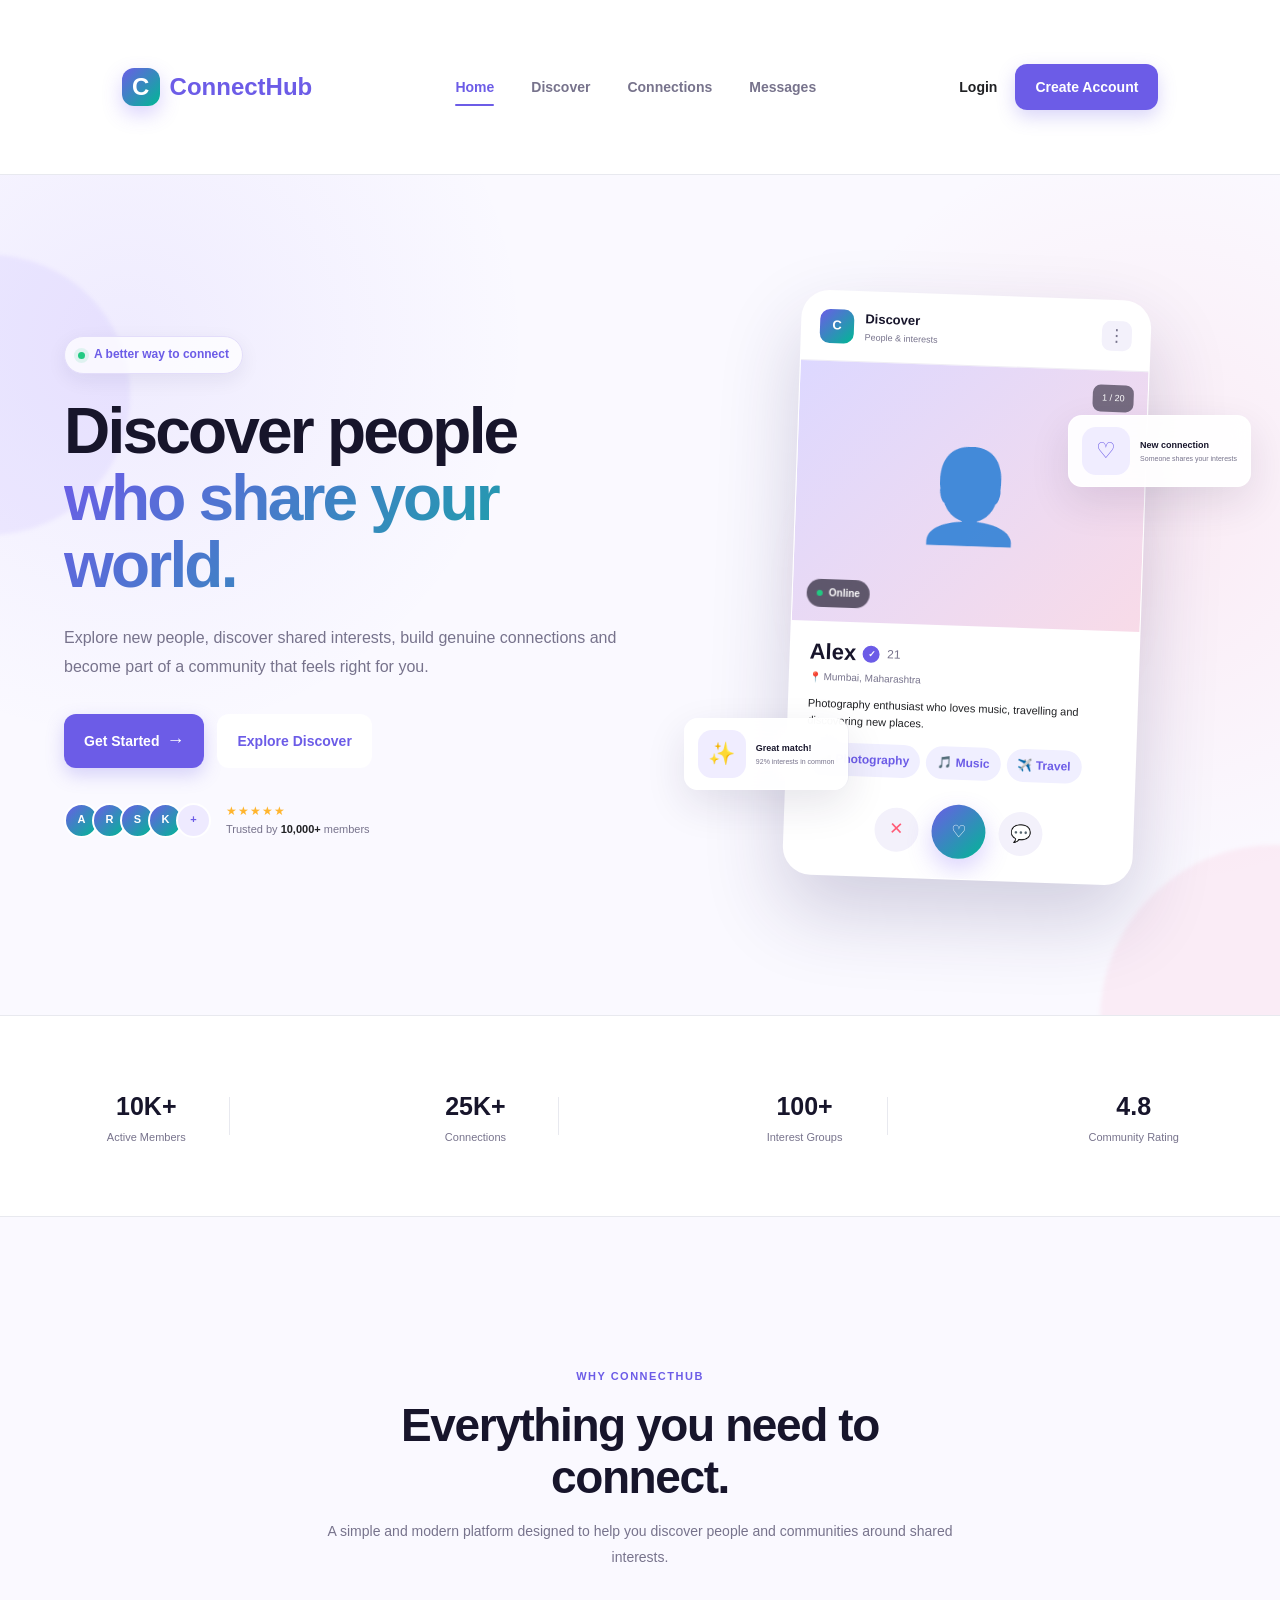
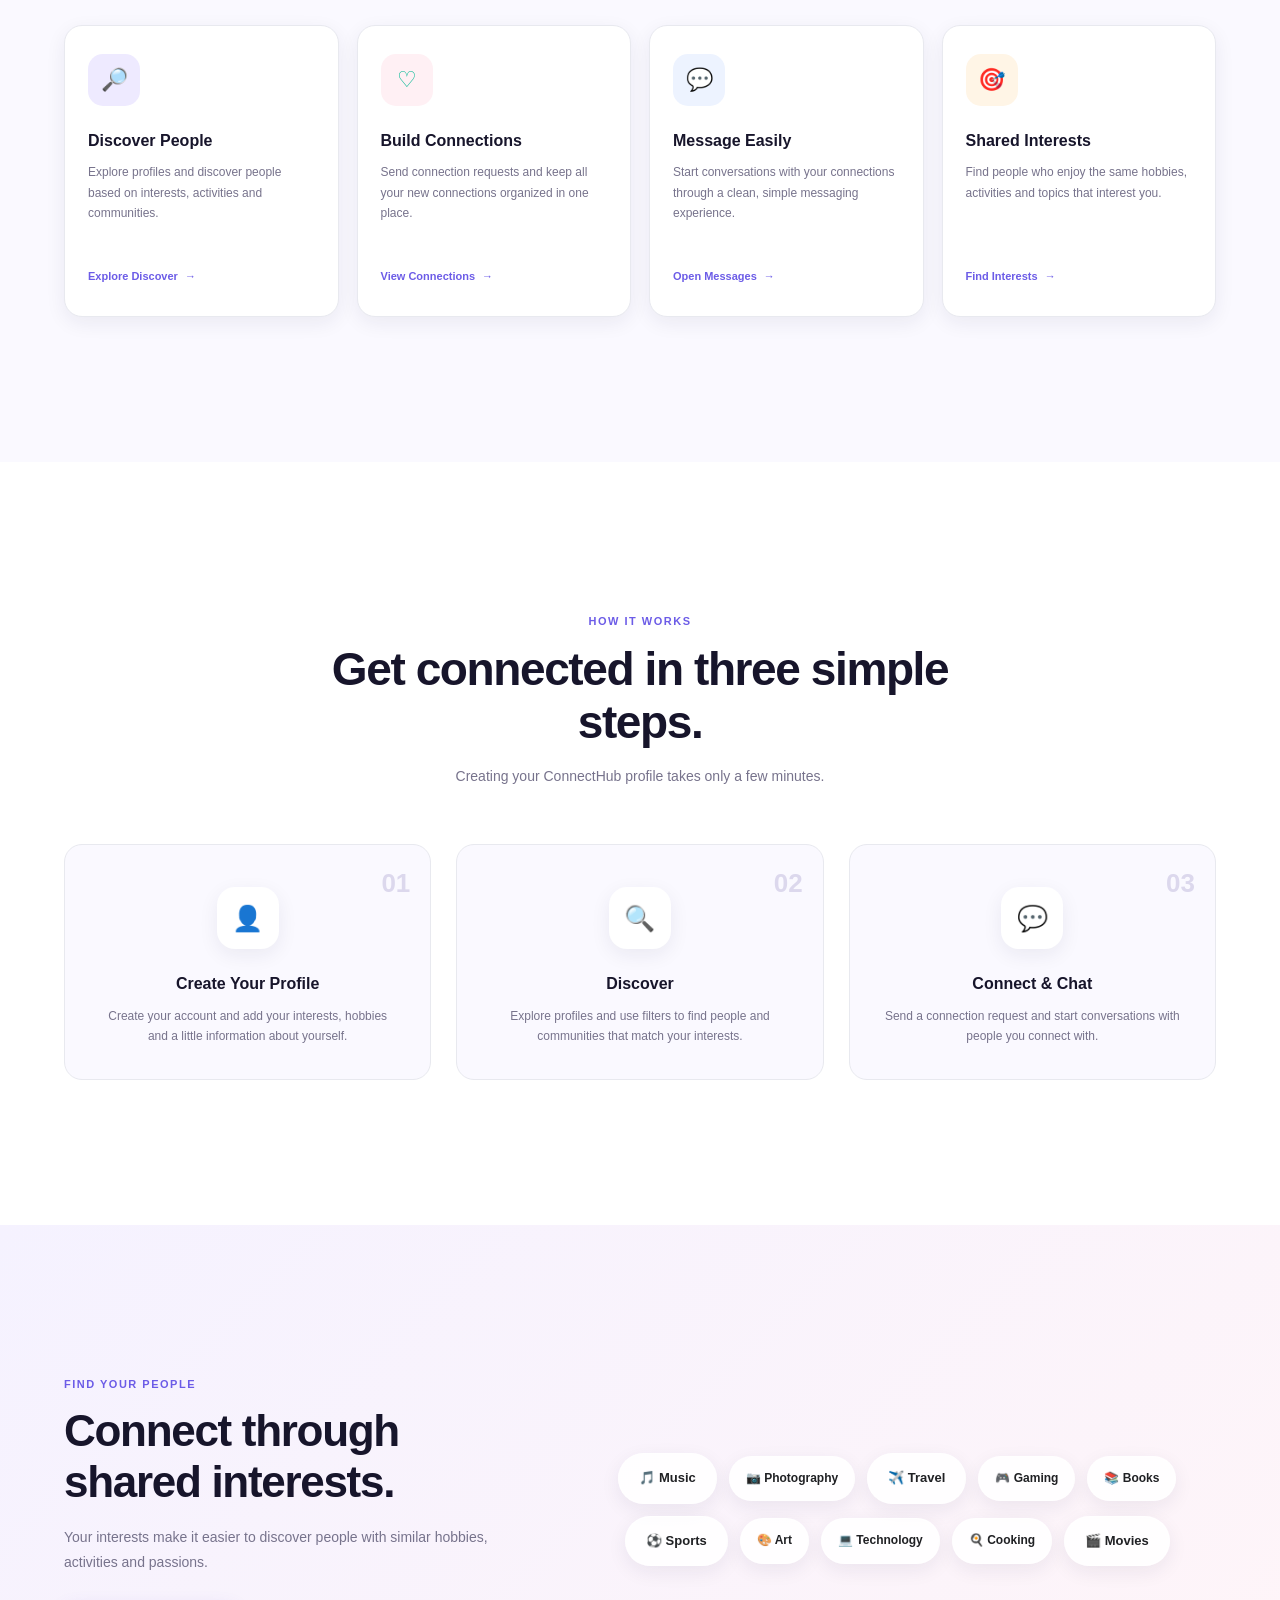
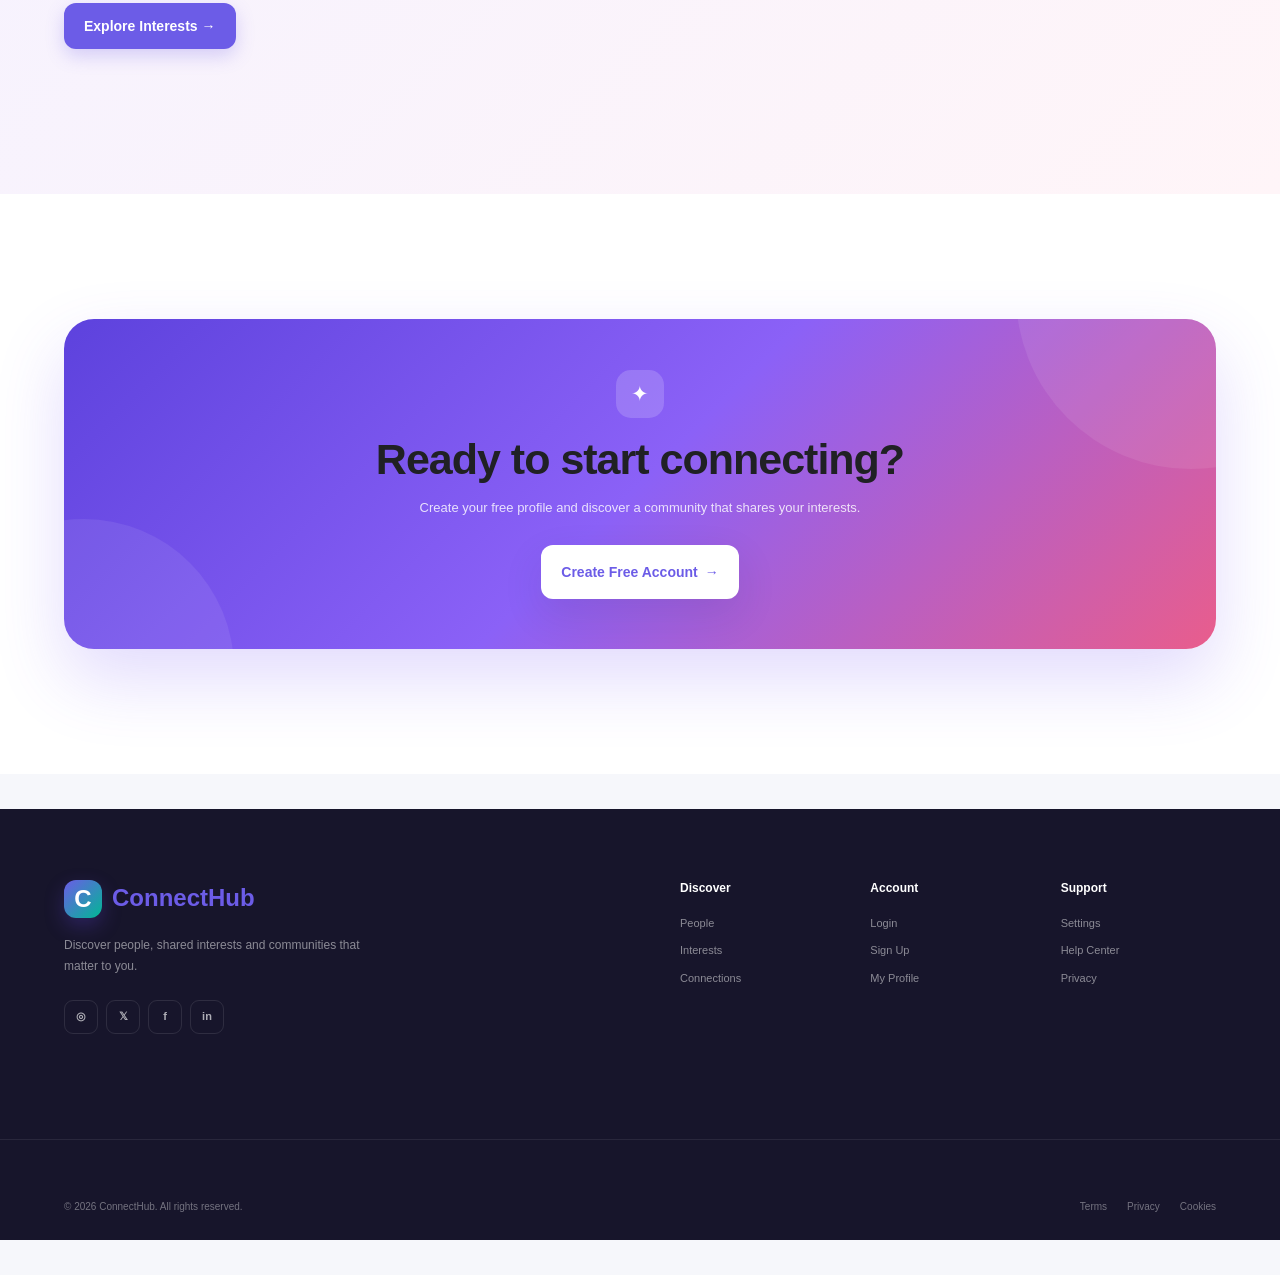
<file: index.html>
<!DOCTYPE html>
<html lang="en">

<head>
    <meta charset="UTF-8">
    <meta name="viewport" content="width=device-width, initial-scale=1.0">

    <meta name="description"
        content="ConnectHub - Discover people, shared interests and meaningful connections.">

    <meta name="theme-color" content="#6c4df6">

    <title>ConnectHub | Discover. Connect. Belong.</title>

    <!-- Google Font -->
    <link rel="preconnect" href="https://fonts.googleapis.com">
    <link rel="preconnect" href="https://fonts.gstatic.com" crossorigin>

    <link
        href="https://fonts.googleapis.com/css2?family=Inter:wght@400;500;600;700;800&display=swap"
        rel="stylesheet"
    >

    <!-- Main CSS -->
    <link rel="stylesheet" href="style.css">
</head>

<body>

    <!-- =====================================================
         PAGE LOADER
    ====================================================== -->

    <div class="page-loader" id="pageLoader">
        <div class="loader-spinner"></div>
        <p>Loading ConnectHub...</p>
    </div>


    <!-- =====================================================
         NAVIGATION
    ====================================================== -->

    <header class="navbar" id="navbar">

        <div class="container nav-container">

            <!-- Logo -->
            <a href="index.html" class="logo" aria-label="ConnectHub Home">

                <span class="logo-mark">C</span>

                <span class="logo-text">
                    Connect<span>Hub</span>
                </span>

            </a>


            <!-- Desktop Navigation -->
            <nav class="desktop-nav" aria-label="Main navigation">

                <a href="index.html" class="nav-link active">
                    Home
                </a>

                <a href="discover.html" class="nav-link">
                    Discover
                </a>

                <a href="matches.html" class="nav-link">
                    Connections
                </a>

                <a href="chat.html" class="nav-link">
                    Messages
                </a>

            </nav>


            <!-- Desktop Actions -->
            <div class="nav-actions" id="navActions">

    <a href="login.html" class="login-link" id="navLogin">
        Login
    </a>

    <a href="signup.html"
       class="btn btn-primary nav-signup"
       id="navSignup">
        Create Account
    </a>

    <a href="profile.html"
       class="login-link"
       id="navProfile"
       style="display:none;">
        Profile
    </a>

    <button type="button"
            class="btn btn-primary"
            id="navLogout"
            style="display:none;">
        Logout
    </button>

</div>

            <!-- Mobile Menu Button -->
            <button
                class="mobile-menu-btn"
                id="mobileMenuBtn"
                type="button"
                aria-label="Open menu"
                aria-expanded="false"
            >
                <span></span>
                <span></span>
                <span></span>
            </button>

        </div>

    </header>


    <!-- =====================================================
         MOBILE NAVIGATION
    ====================================================== -->

    <nav class="mobile-nav" id="mobileNav" aria-label="Mobile navigation">

        <a href="index.html" class="mobile-nav-link active">
            <span>⌂</span>
            Home
        </a>

        <a href="discover.html" class="mobile-nav-link">
            <span>⌕</span>
            Discover
        </a>

        <a href="matches.html" class="mobile-nav-link">
            <span>♡</span>
            Connections
        </a>

        <a href="chat.html" class="mobile-nav-link">
            <span>☵</span>
            Messages
        </a>

        <div class="mobile-nav-divider"></div>

        <a href="login.html" class="mobile-nav-link">
            <span>→</span>
            Login
        </a>

        <a href="signup.html" class="btn btn-primary mobile-signup">
            Create Account
        </a>

    </nav>


    <!-- =====================================================
         MAIN CONTENT
    ====================================================== -->

    <main>


        <!-- =================================================
             HERO SECTION
        ================================================== -->

        <section class="hero-section">

            <div class="hero-background-shape shape-one"></div>
            <div class="hero-background-shape shape-two"></div>

            <div class="container hero-container">


                <!-- Hero Text -->
                <div class="hero-content">

                    <div class="hero-badge">
                        <span class="badge-dot"></span>
                        A better way to connect
                    </div>


                    <h1 class="hero-title">
                        Discover people
                        <span>who share your world.</span>
                    </h1>


                    <p class="hero-description">
                        Explore new people, discover shared interests,
                        build genuine connections and become part of
                        a community that feels right for you.
                    </p>


                    <!-- Hero Buttons -->
                    <div class="hero-actions">

                        <a href="signup.html" class="btn btn-primary btn-large">
                            Get Started
                            <span class="btn-arrow">→</span>
                        </a>

                        <a href="discover.html" class="btn btn-outline btn-large">
                            Explore Discover
                        </a>

                    </div>


                    <!-- Trust Information -->
                    <div class="hero-trust">

                        <div class="trust-avatars">

                            <div class="trust-avatar">A</div>
                            <div class="trust-avatar">R</div>
                            <div class="trust-avatar">S</div>
                            <div class="trust-avatar">K</div>
                            <div class="trust-avatar more-avatar">+</div>

                        </div>

                        <div class="trust-content">

                            <div class="trust-stars">
                                ★★★★★
                            </div>

                            <p>
                                Trusted by <strong>10,000+</strong> members
                            </p>

                        </div>

                    </div>

                </div>


                <!-- Hero App Preview -->
                <div class="hero-preview">

                    <div class="preview-glow"></div>


                    <div class="app-card">


                        <!-- Card Header -->
                        <div class="app-card-header">

                            <div class="mini-logo">
                                C
                            </div>

                            <div class="preview-heading">
                                <strong>Discover</strong>
                                <span>People & interests</span>
                            </div>

                            <button
                                class="icon-button"
                                type="button"
                                aria-label="More options"
                            >
                                ⋮
                            </button>

                        </div>


                        <!-- Profile Image Area -->
                        <div class="preview-profile-image">

                            <div class="profile-placeholder">
                                <span>👤</span>
                            </div>

                            <div class="online-status">
                                <span></span>
                                Online
                            </div>

                            <div class="profile-counter">
                                1 / 20
                            </div>

                        </div>


                        <!-- Profile Information -->
                        <div class="preview-profile-info">

                            <div class="preview-name-row">

                                <h2>Alex</h2>

                                <span class="verified-badge">
                                    ✓
                                </span>

                                <span class="profile-age">
                                    21
                                </span>

                            </div>


                            <p class="preview-location">
                                📍 Mumbai, Maharashtra
                            </p>


                            <p class="preview-bio">
                                Photography enthusiast who loves
                                music, travelling and discovering
                                new places.
                            </p>


                            <!-- Interests -->
                            <div class="interest-list">

                                <span class="interest-tag">
                                    📷 Photography
                                </span>

                                <span class="interest-tag">
                                    🎵 Music
                                </span>

                                <span class="interest-tag">
                                    ✈️ Travel
                                </span>

                            </div>

                        </div>


                        <!-- Profile Actions -->
                        <div class="preview-actions">

                            <button
                                type="button"
                                class="preview-action action-skip"
                                aria-label="Skip"
                            >
                                ✕
                            </button>

                            <button
                                type="button"
                                class="preview-action action-connect"
                                aria-label="Connect"
                            >
                                ♡
                            </button>

                            <button
                                type="button"
                                class="preview-action action-message"
                                aria-label="Message"
                            >
                                💬
                            </button>

                        </div>

                    </div>


                    <!-- Floating Notification -->
                    <div class="floating-notification notification-one">

                        <div class="notification-icon">
                            ♡
                        </div>

                        <div>
                            <strong>New connection</strong>
                            <span>Someone shares your interests</span>
                        </div>

                    </div>


                    <!-- Floating Match -->
                    <div class="floating-notification notification-two">

                        <div class="notification-icon">
                            ✨
                        </div>

                        <div>
                            <strong>Great match!</strong>
                            <span>92% interests in common</span>
                        </div>

                    </div>

                </div>

            </div>

        </section>


        <!-- =================================================
             STATS SECTION
        ================================================== -->

        <section class="stats-section">

            <div class="container stats-container">

                <div class="stat-item">

                    <strong class="stat-number">
                        10K+
                    </strong>

                    <span class="stat-label">
                        Active Members
                    </span>

                </div>


                <div class="stat-divider"></div>


                <div class="stat-item">

                    <strong class="stat-number">
                        25K+
                    </strong>

                    <span class="stat-label">
                        Connections
                    </span>

                </div>


                <div class="stat-divider"></div>


                <div class="stat-item">

                    <strong class="stat-number">
                        100+
                    </strong>

                    <span class="stat-label">
                        Interest Groups
                    </span>

                </div>


                <div class="stat-divider"></div>


                <div class="stat-item">

                    <strong class="stat-number">
                        4.8
                    </strong>

                    <span class="stat-label">
                        Community Rating
                    </span>

                </div>

            </div>

        </section>


        <!-- =================================================
             FEATURES SECTION
        ================================================== -->

        <section class="features-section section-padding">

            <div class="container">


                <!-- Section Heading -->
                <div class="section-heading">

                    <span class="section-eyebrow">
                        WHY CONNECTHUB
                    </span>

                    <h2>
                        Everything you need
                        to connect.
                    </h2>

                    <p>
                        A simple and modern platform designed
                        to help you discover people and communities
                        around shared interests.
                    </p>

                </div>


                <!-- Feature Cards -->
                <div class="features-grid">


                    <!-- Feature 1 -->
                    <article class="feature-card">

                        <div class="feature-icon feature-icon-purple">
                            🔎
                        </div>

                        <h3>
                            Discover People
                        </h3>

                        <p>
                            Explore profiles and discover people
                            based on interests, activities and
                            communities.
                        </p>

                        <a href="discover.html" class="feature-link">
                            Explore Discover
                            <span>→</span>
                        </a>

                    </article>


                    <!-- Feature 2 -->
                    <article class="feature-card">

                        <div class="feature-icon feature-icon-pink">
                            ♡
                        </div>

                        <h3>
                            Build Connections
                        </h3>

                        <p>
                            Send connection requests and keep
                            all your new connections organized
                            in one place.
                        </p>

                        <a href="matches.html" class="feature-link">
                            View Connections
                            <span>→</span>
                        </a>

                    </article>


                    <!-- Feature 3 -->
                    <article class="feature-card">

                        <div class="feature-icon feature-icon-blue">
                            💬
                        </div>

                        <h3>
                            Message Easily
                        </h3>

                        <p>
                            Start conversations with your
                            connections through a clean,
                            simple messaging experience.
                        </p>

                        <a href="chat.html" class="feature-link">
                            Open Messages
                            <span>→</span>
                        </a>

                    </article>


                    <!-- Feature 4 -->
                    <article class="feature-card">

                        <div class="feature-icon feature-icon-orange">
                            🎯
                        </div>

                        <h3>
                            Shared Interests
                        </h3>

                        <p>
                            Find people who enjoy the same
                            hobbies, activities and topics
                            that interest you.
                        </p>

                        <a href="discover.html" class="feature-link">
                            Find Interests
                            <span>→</span>
                        </a>

                    </article>

                </div>

            </div>

        </section>
        
     
      

        <section class="how-section section-padding">

            <div class="container">

                <div class="section-heading">

                    <span class="section-eyebrow">
                        HOW IT WORKS
                    </span>

                    <h2>
                        Get connected in
                        three simple steps.
                    </h2>

                    <p>
                        Creating your ConnectHub profile
                        takes only a few minutes.
                    </p>

                </div>


                <div class="steps-grid">


                    <!-- Step 1 -->
                    <div class="step-card">

                        <div class="step-number">
                            01
                        </div>

                        <div class="step-icon">
                            👤
                        </div>

                        <h3>
                            Create Your Profile
                        </h3>

                        <p>
                            Create your account and add your
                            interests, hobbies and a little
                            information about yourself.
                        </p>

                    </div>


                    <!-- Step 2 -->
                    <div class="step-card">

                        <div class="step-number">
                            02
                        </div>

                        <div class="step-icon">
                            🔍
                        </div>

                        <h3>
                            Discover
                        </h3>

                        <p>
                            Explore profiles and use filters
                            to find people and communities
                            that match your interests.
                        </p>

                    </div>


                    <!-- Step 3 -->
                    <div class="step-card">

                        <div class="step-number">
                            03
                        </div>

                        <div class="step-icon">
                            💬
                        </div>

                        <h3>
                            Connect & Chat
                        </h3>

                        <p>
                            Send a connection request and
                            start conversations with people
                            you connect with.
                        </p>

                    </div>

                </div>

            </div>

        </section>


        <!-- =================================================
             INTERESTS SECTION
        ================================================== -->

        <section class="interests-section section-padding">

            <div class="container interests-container">


                <div class="interests-content">

                    <span class="section-eyebrow">
                        FIND YOUR PEOPLE
                    </span>

                    <h2>
                        Connect through
                        shared interests.
                    </h2>

                    <p>
                        Your interests make it easier to discover
                        people with similar hobbies, activities
                        and passions.
                    </p>

                    <a href="discover.html" class="btn btn-primary">
                        Explore Interests →
                    </a>

                </div>


                <div class="interest-cloud">

                    <span class="cloud-tag tag-large">
                        🎵 Music
                    </span>

                    <span class="cloud-tag">
                        📷 Photography
                    </span>

                    <span class="cloud-tag tag-large">
                        ✈️ Travel
                    </span>

                    <span class="cloud-tag">
                        🎮 Gaming
                    </span>

                    <span class="cloud-tag">
                        📚 Books
                    </span>

                    <span class="cloud-tag tag-large">
                        ⚽ Sports
                    </span>

                    <span class="cloud-tag">
                        🎨 Art
                    </span>

                    <span class="cloud-tag">
                        💻 Technology
                    </span>

                    <span class="cloud-tag">
                        🍳 Cooking
                    </span>

                    <span class="cloud-tag tag-large">
                        🎬 Movies
                    </span>

                </div>

            </div>

        </section>


        <!-- =================================================
             CTA SECTION
        ================================================== -->

        <section class="cta-section">

            <div class="container">

                <div class="cta-card">

                    <div class="cta-decoration decoration-one"></div>
                    <div class="cta-decoration decoration-two"></div>


                    <div class="cta-content">

                        <span class="cta-icon">
                            ✦
                        </span>

                        <h2>
                            Ready to start connecting?
                        </h2>

                        <p>
                            Create your free profile and
                            discover a community that shares
                            your interests.
                        </p>

                        <a
                            href="signup.html"
                            class="btn btn-white btn-large"
                        >
                            Create Free Account
                            <span>→</span>
                        </a>

                    </div>

                </div>

            </div>

        </section>

    </main>


    <!-- =====================================================
         FOOTER
    ====================================================== -->

    <footer class="footer">

        <div class="container footer-main">


            <!-- Brand -->
            <div class="footer-brand">

                <a href="index.html" class="logo footer-logo">

                    <span class="logo-mark">C</span>

                    <span class="logo-text">
                        Connect<span>Hub</span>
                    </span>

                </a>

                <p>
                    Discover people, shared interests
                    and communities that matter to you.
                </p>


                <!-- Social Icons -->
                <div class="social-links">

                    <a href="#" aria-label="Instagram">
                        ◎
                    </a>

                    <a href="#" aria-label="Twitter">
                        𝕏
                    </a>

                    <a href="#" aria-label="Facebook">
                        f
                    </a>

                    <a href="#" aria-label="LinkedIn">
                        in
                    </a>

                </div>

            </div>


            <!-- Footer Links -->
            <div class="footer-links-group">


                <div class="footer-column">

                    <h3>
                        Discover
                    </h3>

                    <a href="discover.html">
                        People
                    </a>

                    <a href="discover.html">
                        Interests
                    </a>

                    <a href="matches.html">
                        Connections
                    </a>

                </div>


                <div class="footer-column">

                    <h3>
                        Account
                    </h3>

                    <a href="login.html">
                        Login
                    </a>

                    <a href="signup.html">
                        Sign Up
                    </a>

                    <a href="profile.html">
                        My Profile
                    </a>

                </div>


                <div class="footer-column">

                    <h3>
                        Support
                    </h3>

                    <a href="settings.html">
                        Settings
                    </a>

                    <a href="#">
                        Help Center
                    </a>

                    <a href="#">
                        Privacy
                    </a>

                </div>

            </div>

        </div>


        <!-- Footer Bottom -->
        <div class="footer-bottom">

            <div class="container footer-bottom-content">

                <p>
                    © 2026 ConnectHub. All rights reserved.
                </p>

                <div class="footer-bottom-links">

                    <a href="#">
                        Terms
                    </a>

                    <a href="#">
                        Privacy
                    </a>

                    <a href="#">
                        Cookies
                    </a>

                </div>

            </div>

        </div>

    </footer>


    <!-- =====================================================
         JAVASCRIPT
    ====================================================== -->

    <script src="script.js"></script>

</body>
</html>
</file>
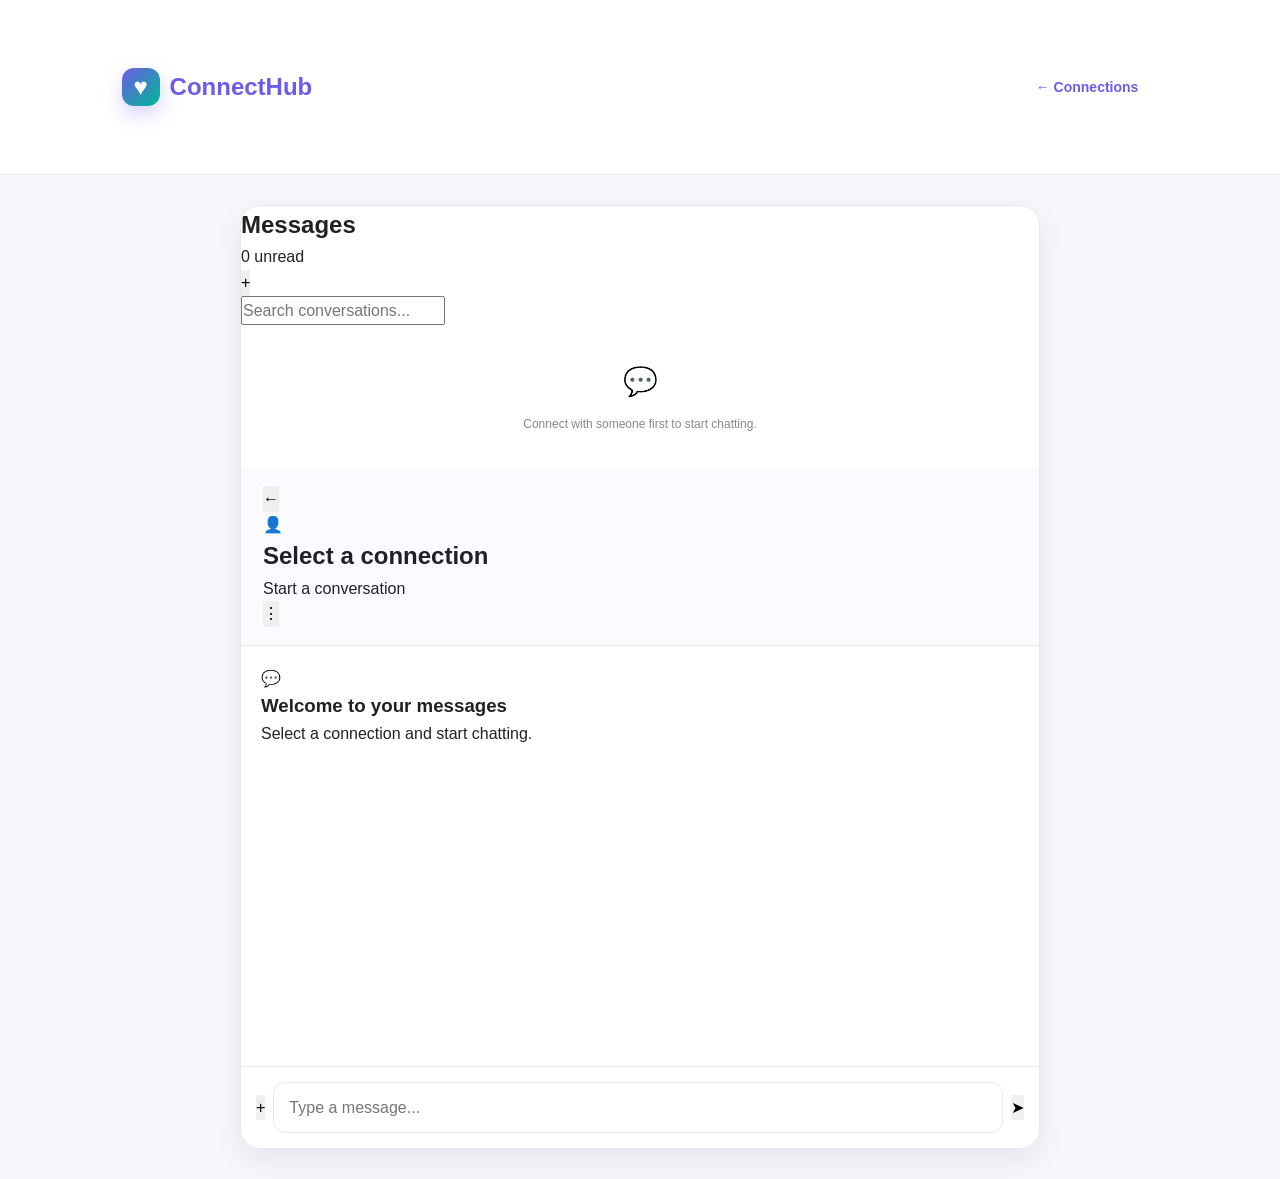
<file: chat.html>
<!DOCTYPE html>
<html lang="en">

<head>

    <meta charset="UTF-8">

    <meta
        name="viewport"
        content="width=device-width, initial-scale=1.0"
    >

    <title>Messages | ConnectHub</title>

    <link
        rel="stylesheet"
        href="style.css"
    >

</head>


<body class="app-page">


<!-- =====================================================
     NAVBAR
===================================================== -->

<header class="navbar">

    <div class="container nav-container">

        <a
            href="index.html"
            class="logo"
        >

            <div class="logo-mark">
                ♥
            </div>

            <div class="logo-text">
                Connect<span>Hub</span>
            </div>

        </a>


        <a
            href="matches.html"
            class="btn btn-outline"
        >
            ← Connections
        </a>

    </div>

</header>



<!-- =====================================================
     CHAT PAGE
===================================================== -->

<main class="chat-page">

    <div class="chat-container">


        <!-- =================================================
             CONTACTS SIDEBAR
        ================================================== -->

        <aside class="chat-contacts">

            <div class="chat-contacts-header">

                <div>

                    <h2>
                        Messages
                    </h2>

                    <span
                        id="chatUnreadInfo"
                        class="chat-unread-info"
                    >
                        0 unread
                    </span>

                </div>


                <button
                    type="button"
                    aria-label="New message"
                >
                    +
                </button>

            </div>


            <!-- SEARCH -->

            <div class="chat-search">

                <input
                    type="search"
                    id="chatSearch"
                    placeholder="Search conversations..."
                    autocomplete="off"
                >

            </div>


            <!-- CONTACT LIST -->

            <div
                class="contacts-list"
                id="contactsList"
            >

                <div class="contacts-empty">

                    <div>
                        💬
                    </div>

                    <p>
                        Your conversations will
                        appear here.
                    </p>

                </div>

            </div>

        </aside>



        <!-- =================================================
             CHAT WINDOW
        ================================================== -->

        <section class="chat-window">


            <!-- CHAT HEADER -->

            <div class="chat-header">


                <button
                    type="button"
                    class="chat-back-btn"
                    onclick="history.back()"
                    aria-label="Go back"
                >
                    ←
                </button>


                <!-- USER AVATAR -->

                <div
                    class="chat-user-avatar"
                    id="chatAvatar"
                >
                    👤
                </div>


                <!-- USER INFO -->

                <div class="chat-user-info">

                    <h2 id="chatUserName">
                        Select a connection
                    </h2>

                    <p id="chatUserStatus">
                        Start a conversation
                    </p>

                </div>


                <!-- MORE BUTTON -->

                <button
                    type="button"
                    class="chat-more"
                    aria-label="More options"
                >
                    ⋮
                </button>

            </div>



            <!-- =================================================
                 MESSAGES
            ================================================== -->

            <div
                class="chat-messages"
                id="chatMessages"
            >

                <div class="chat-welcome">

                    <div class="chat-welcome-icon">
                        💬
                    </div>

                    <h3>
                        Welcome to your messages
                    </h3>

                    <p>
                        Select a connection and start
                        chatting.
                    </p>

                </div>

            </div>



            <!-- =================================================
                 MESSAGE INPUT
            ================================================= -->

            <form
                class="chat-input-area"
                id="chatForm"
            >


                <!-- ATTACH BUTTON -->

                <button
                    type="button"
                    class="attach-btn"
                    aria-label="Attach"
                >
                    +
                </button>


                <!-- MESSAGE INPUT -->

                <input
                    type="text"
                    id="chatInput"
                    placeholder="Type a message..."
                    autocomplete="off"
                    maxlength="500"
                >


                <!-- SEND BUTTON -->

                <button
                    type="submit"
                    class="send-message"
                    aria-label="Send message"
                >
                    ➤
                </button>

            </form>


        </section>


    </div>

</main>



<!-- =====================================================
     JAVASCRIPT
===================================================== -->

<script src="script.js"></script>


<!-- =====================================================
     CHAT UI IMPROVEMENT
===================================================== -->

<script>

document.addEventListener(
    "DOMContentLoaded",
    function () {

        const contactsList =
            document.getElementById("contactsList");

        const unreadInfo =
            document.getElementById("chatUnreadInfo");


        function getMessages() {

            return JSON.parse(
                localStorage.getItem(
                    "connectHubMessages"
                )
            ) || {};

        }


        function getConnections() {

            return JSON.parse(
                localStorage.getItem(
                    "connectHubConnections"
                )
            ) || [];

        }


        function getLastMessage(profileId) {

            const messages = getMessages();

            const conversation =
                messages[profileId] || [];

            if (!conversation.length) {
                return {
                    text: "Start a conversation",
                    time: ""
                };
            }

            const last =
                conversation[conversation.length - 1];

            return {
                text: last.text || "Message",
                time: last.time || ""
            };

        }


        function renderChatInfo() {

            const connections =
                getConnections();

            let totalUnread = 0;


            connections.forEach(
                function (profile) {

                    const last =
                        getLastMessage(profile.id);

                    if (
                        profile.unread &&
                        Number(profile.unread) > 0
                    ) {

                        totalUnread +=
                            Number(profile.unread);

                    }

                }
            );


            unreadInfo.textContent =
                totalUnread + " unread";

        }


        renderChatInfo();

    }
);

</script>


</body>

</html>
</file>
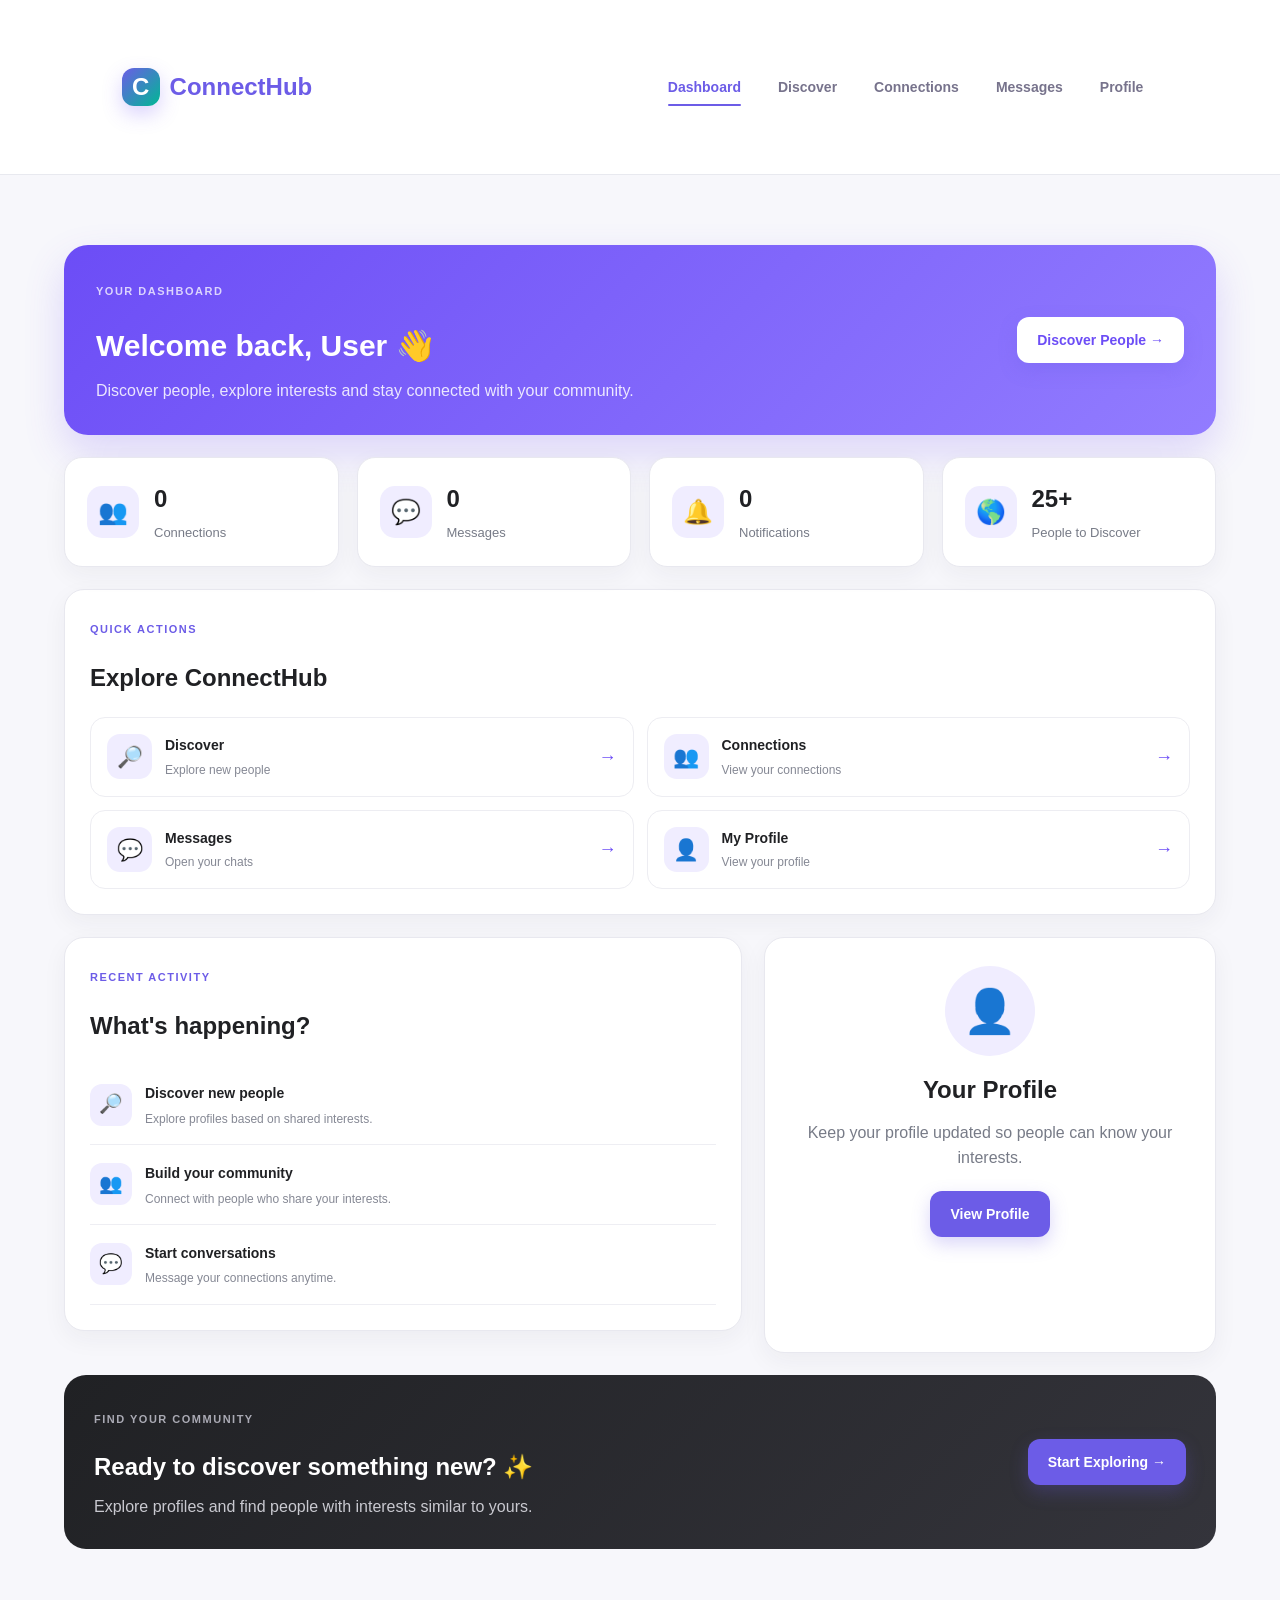
<file: dashboard.html>
<!DOCTYPE html>
<html lang="en">

<head>
    <meta charset="UTF-8">
    <meta name="viewport" content="width=device-width, initial-scale=1.0">

    <title>ConnectHub | Dashboard</title>

    <link rel="stylesheet" href="style.css">
</head>

<body>

    <!-- NAVBAR -->
    <header class="navbar">

        <div class="container nav-container">

            <a href="index.html" class="logo">
                <span class="logo-mark">C</span>
                <span class="logo-text">
                    Connect<span>Hub</span>
                </span>
            </a>

            <nav class="desktop-nav">

                <a href="dashboard.html"
                   class="nav-link active">
                    Dashboard
                </a>

                <a href="discover.html"
                   class="nav-link">
                    Discover
                </a>

                <a href="matches.html"
                   class="nav-link">
                    Connections
                </a>

                <a href="chat.html"
                   class="nav-link">
                    Messages
                </a>

                <a href="profile.html"
                   class="nav-link">
                    Profile
                </a>

            </nav>

        </div>

    </header>


    <!-- MAIN DASHBOARD -->
    <main class="dashboard-page">

        <div class="container">


            <!-- WELCOME -->
            <section class="dashboard-welcome">

                <div>

                    <span class="section-eyebrow">
                        YOUR DASHBOARD
                    </span>

                    <h1>
                        Welcome back,
                        <span id="dashboardUserName">
                            User
                        </span> 👋
                    </h1>

                    <p>
                        Discover people, explore interests
                        and stay connected with your community.
                    </p>

                </div>

                <a href="discover.html"
                   class="btn btn-primary">
                    Discover People →
                </a>

            </section>


            <!-- STATS -->
            <section class="dashboard-stats">

                <div class="dashboard-stat-card">

                    <div class="dashboard-stat-icon">
                        👥
                    </div>

                    <div>
                        <strong id="dashboardConnections">
                            0
                        </strong>

                        <span>
                            Connections
                        </span>
                    </div>

                </div>


                <div class="dashboard-stat-card">

                    <div class="dashboard-stat-icon">
                        💬
                    </div>

                    <div>
                        <strong id="dashboardMessages">
                            0
                        </strong>

                        <span>
                            Messages
                        </span>
                    </div>

                </div>


                <div class="dashboard-stat-card">

                    <div class="dashboard-stat-icon">
                        🔔
                    </div>

                    <div>
                        <strong id="dashboardNotifications">
                            0
                        </strong>

                        <span>
                            Notifications
                        </span>
                    </div>

                </div>


                <div class="dashboard-stat-card">

                    <div class="dashboard-stat-icon">
                        🌎
                    </div>

                    <div>
                        <strong>
                            25+
                        </strong>

                        <span>
                            People to Discover
                        </span>
                    </div>

                </div>

            </section>


            <!-- QUICK ACTIONS -->
            <section class="dashboard-main-card">

                <div class="dashboard-card-heading">

                    <div>

                        <span class="section-eyebrow">
                            QUICK ACTIONS
                        </span>

                        <h2>
                            Explore ConnectHub
                        </h2>

                    </div>

                </div>


                <div class="quick-action-grid">


                    <a href="discover.html"
                       class="quick-action-card">

                        <div class="quick-action-icon">
                            🔎
                        </div>

                        <div>
                            <strong>
                                Discover
                            </strong>

                            <span>
                                Explore new people
                            </span>
                        </div>

                        <b>→</b>

                    </a>


                    <a href="matches.html"
                       class="quick-action-card">

                        <div class="quick-action-icon">
                            👥
                        </div>

                        <div>
                            <strong>
                                Connections
                            </strong>

                            <span>
                                View your connections
                            </span>
                        </div>

                        <b>→</b>

                    </a>


                    <a href="chat.html"
                       class="quick-action-card">

                        <div class="quick-action-icon">
                            💬
                        </div>

                        <div>
                            <strong>
                                Messages
                            </strong>

                            <span>
                                Open your chats
                            </span>
                        </div>

                        <b>→</b>

                    </a>


                    <a href="profile.html"
                       class="quick-action-card">

                        <div class="quick-action-icon">
                            👤
                        </div>

                        <div>
                            <strong>
                                My Profile
                            </strong>

                            <span>
                                View your profile
                            </span>
                        </div>

                        <b>→</b>

                    </a>

                </div>

            </section>


            <!-- BOTTOM SECTION -->
            <section class="dashboard-bottom-grid">


                <!-- ACTIVITY -->
                <div class="dashboard-main-card">

                    <span class="section-eyebrow">
                        RECENT ACTIVITY
                    </span>

                    <h2>
                        What's happening?
                    </h2>


                    <div class="activity-list">

                        <div class="activity-item">

                            <div class="activity-icon">
                                🔎
                            </div>

                            <div>
                                <strong>
                                    Discover new people
                                </strong>

                                <p>
                                    Explore profiles based on
                                    shared interests.
                                </p>
                            </div>

                        </div>


                        <div class="activity-item">

                            <div class="activity-icon">
                                👥
                            </div>

                            <div>
                                <strong>
                                    Build your community
                                </strong>

                                <p>
                                    Connect with people who
                                    share your interests.
                                </p>
                            </div>

                        </div>


                        <div class="activity-item">

                            <div class="activity-icon">
                                💬
                            </div>

                            <div>
                                <strong>
                                    Start conversations
                                </strong>

                                <p>
                                    Message your connections
                                    anytime.
                                </p>
                            </div>

                        </div>

                    </div>

                </div>


                <!-- PROFILE CARD -->
                <div class="dashboard-profile-card">

                    <div class="dashboard-profile-avatar">
                        👤
                    </div>

                    <h2 id="profileDashboardName">
                        Your Profile
                    </h2>

                    <p>
                        Keep your profile updated so
                        people can know your interests.
                    </p>

                    <a href="profile.html"
                       class="btn btn-primary">
                        View Profile
                    </a>

                </div>

            </section>


            <!-- DISCOVER BANNER -->
            <section class="dashboard-discover-banner">

                <div>

                    <span class="section-eyebrow">
                        FIND YOUR COMMUNITY
                    </span>

                    <h2>
                        Ready to discover
                        something new? ✨
                    </h2>

                    <p>
                        Explore profiles and find people
                        with interests similar to yours.
                    </p>

                </div>

                <a href="discover.html"
                   class="btn btn-primary">
                    Start Exploring →
                </a>

            </section>

        </div>

    </main>


    <!-- JAVASCRIPT -->
    <script src="script.js"></script>

    <script>

        document.addEventListener(
            "DOMContentLoaded",
            function () {

                const user =
                    JSON.parse(
                        localStorage.getItem(
                            "currentUser"
                        )
                    ) ||
                    JSON.parse(
                        localStorage.getItem(
                            "connectHubCurrentUser"
                        )
                    );


                if (user) {

                    const name =
                        user.name || "User";


                    const dashboardName =
                        document.getElementById(
                            "dashboardUserName"
                        );

                    const profileName =
                        document.getElementById(
                            "profileDashboardName"
                        );


                    if (dashboardName) {
                        dashboardName.textContent =
                            name;
                    }


                    if (profileName) {
                        profileName.textContent =
                            name;
                    }

                }


                const connections =
                    JSON.parse(
                        localStorage.getItem(
                            "connectHubConnections"
                        )
                    ) || [];


                const notifications =
                    JSON.parse(
                        localStorage.getItem(
                            "connectHubNotifications"
                        )
                    ) || [];


                const messages =
                    JSON.parse(
                        localStorage.getItem(
                            "connectHubMessages"
                        )
                    ) || [];


                document.getElementById(
                    "dashboardConnections"
                ).textContent =
                    connections.length;


                document.getElementById(
                    "dashboardNotifications"
                ).textContent =
                    notifications.length;


                document.getElementById(
                    "dashboardMessages"
                ).textContent =
                    messages.length;

            }
        );

    </script>

</body>

</html>
</file>
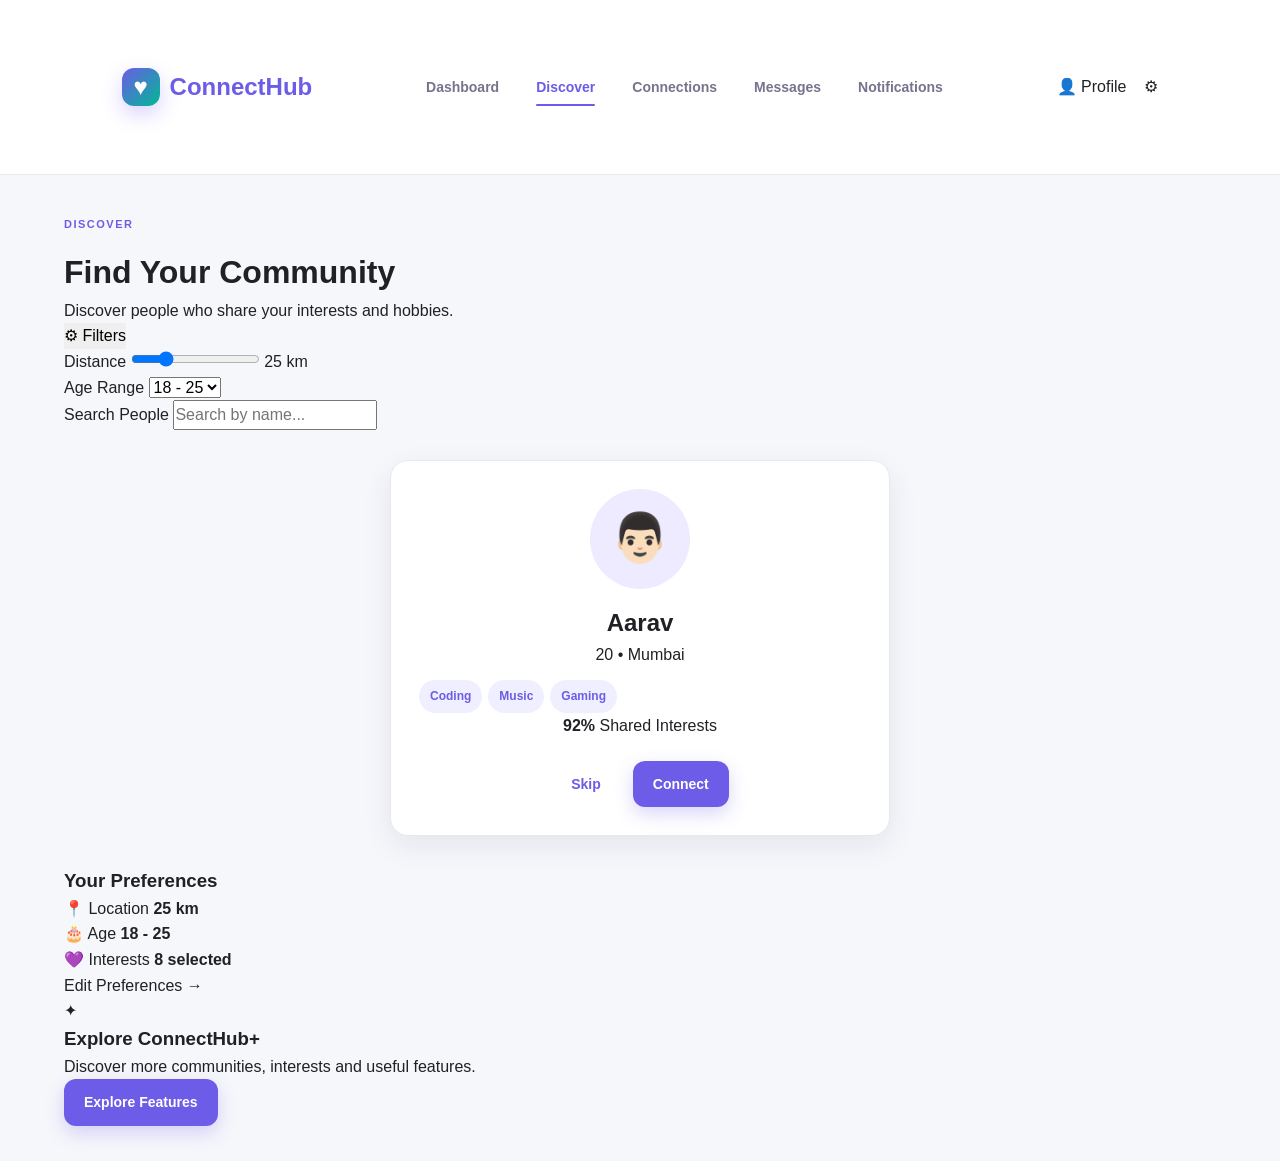
<file: discover.html>
<!DOCTYPE html>
<html lang="en">

<head>

    <meta charset="UTF-8">

    <meta
        name="viewport"
        content="width=device-width, initial-scale=1.0"
    >

    <title>Discover | ConnectHub</title>

    <link rel="stylesheet" href="style.css">

</head>


<body class="app-page">


<!-- NAVBAR -->

<header class="navbar">

    <div class="container nav-container">

        <a href="index.html" class="logo">

            <div class="logo-mark">♥</div>

            <div class="logo-text">
                Connect<span>Hub</span>
            </div>

        </a>


        <nav class="desktop-nav">

            <a
                href="dashboard.html"
                class="nav-link"
            >
                Dashboard
            </a>

            <a
                href="discover.html"
                class="nav-link active"
            >
                Discover
            </a>

            <a
                href="matches.html"
                class="nav-link"
            >
                Connections
            </a>

            <a
                href="chat.html"
                class="nav-link"
            >
                Messages
            </a>

            <a
                href="notifications.html"
                class="nav-link"
            >
                Notifications
            </a>

        </nav>


        <div class="nav-actions">

            <a
                href="profile.html"
                class="profile-mini"
            >
                👤 Profile
            </a>

            <a
                href="settings.html"
                class="icon-nav-btn"
            >
                ⚙
            </a>

        </div>

    </div>

</header>



<!-- DISCOVER -->

<main class="dashboard">

    <div class="container">


        <!-- HEADING -->

        <div class="dashboard-heading">

            <div>

                <span class="section-eyebrow">
                    DISCOVER
                </span>

                <h1>
                    Find Your Community
                </h1>

                <p>
                    Discover people who share your
                    interests and hobbies.
                </p>

            </div>


            <button
                class="filter-btn"
                id="filterBtn"
                type="button"
            >
                ⚙ Filters
            </button>

        </div>



        <!-- FILTER PANEL -->

        <div
            class="filter-panel"
            id="filterPanel"
        >

            <div class="filter-group">

                <label>
                    Distance
                </label>

                <input
                    type="range"
                    min="1"
                    max="100"
                    value="25"
                    id="distanceFilter"
                >

                <span id="distanceValue">
                    25 km
                </span>

            </div>


            <div class="filter-group">

                <label>
                    Age Range
                </label>

                <select id="ageFilter">

                    <option value="18-25">
                        18 - 25
                    </option>

                    <option value="20-30">
                        20 - 30
                    </option>

                    <option value="25-35">
                        25 - 35
                    </option>

                </select>

            </div>

        </div>
        <div class="filter-group">
    <label>Search People</label>
    <input
        type="text"
        id="discoverSearch"
        placeholder="Search by name..."
    >
</div>



        <!-- DISCOVERY LAYOUT -->

        <section class="discover-layout">


            <!-- MAIN CARD -->

            <div
                class="discover-card"
                id="discoverCard"
            >

                <!-- JavaScript profile yahan render karega -->

            </div>



            <!-- SIDE INFO -->

            <aside class="discover-sidebar">


                <!-- PREFERENCES -->

                <div class="side-card">

                    <h3>
                        Your Preferences
                    </h3>


                    <div class="preference-row">

                        <span>
                            📍 Location
                        </span>

                        <strong>
                            25 km
                        </strong>

                    </div>


                    <div class="preference-row">

                        <span>
                            🎂 Age
                        </span>

                        <strong>
                            18 - 25
                        </strong>

                    </div>


                    <div class="preference-row">

                        <span>
                            💜 Interests
                        </span>

                        <strong>
                            8 selected
                        </strong>

                    </div>


                    <a
                        href="settings.html"
                        class="side-link"
                    >
                        Edit Preferences →
                    </a>

                </div>



                <!-- COMMUNITY CARD -->

                <div class="side-card premium-card">

                    <div class="premium-icon">
                        ✦
                    </div>

                    <h3>
                        Explore ConnectHub+
                    </h3>

                    <p>
                        Discover more communities,
                        interests and useful features.
                    </p>

                    <button
                        type="button"
                        class="btn btn-primary"
                    >
                        Explore Features
                    </button>

                </div>


            </aside>


        </section>


    </div>

</main>



<script src="script.js"></script>


</body>

</html>
</file>
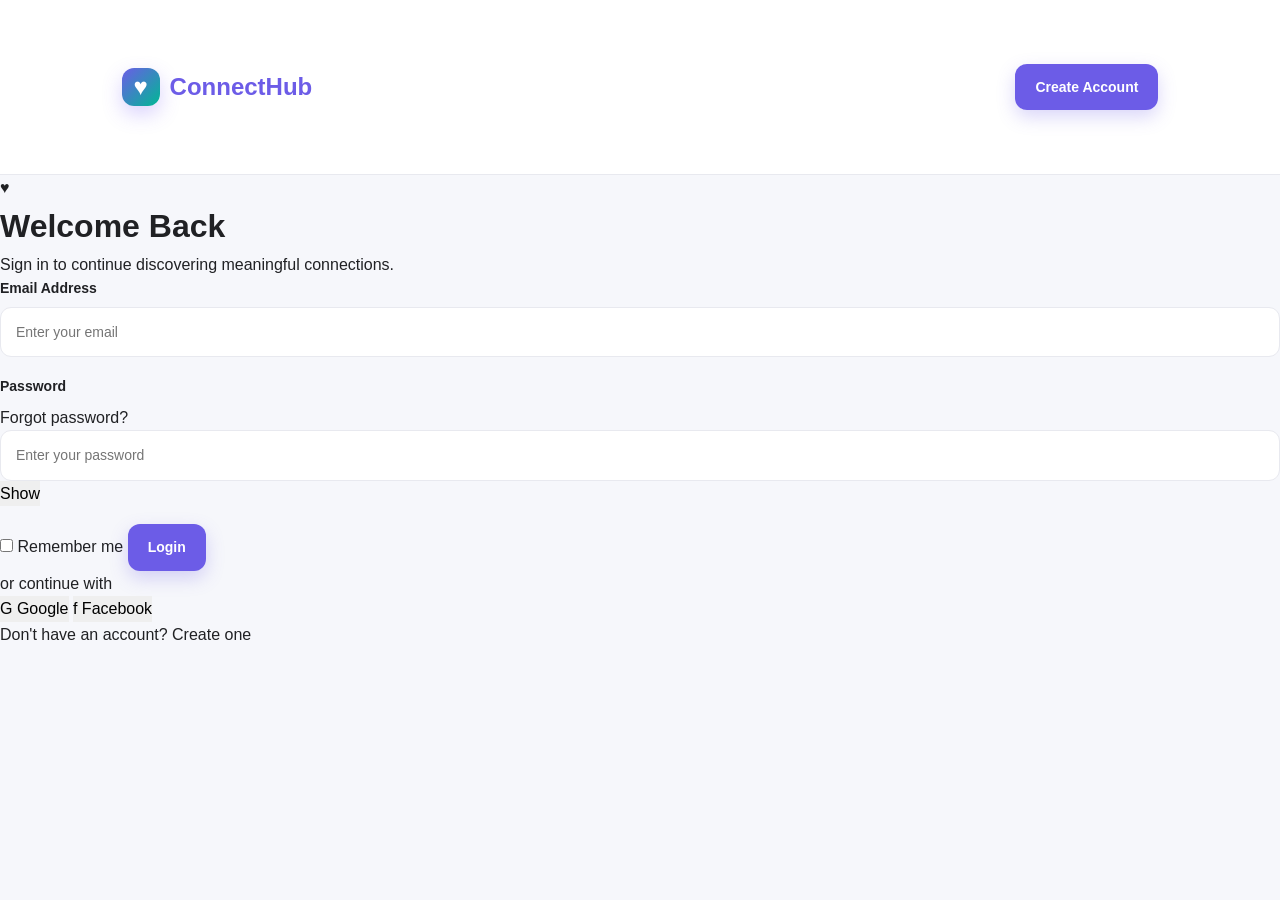
<file: login.html>
<!DOCTYPE html>
<html lang="en">
<head>
    <meta charset="UTF-8">
    <meta name="viewport" content="width=device-width, initial-scale=1.0">

    <title>Login | ConnectHub</title>

    <link rel="stylesheet" href="style.css">
</head>

<body>

    <!-- NAVBAR -->
    <header class="navbar">
        <div class="container nav-container">

            <a href="index.html" class="logo">
                <div class="logo-mark">♥</div>

                <div class="logo-text">
                    Connect<span>Hub</span>
                </div>
            </a>

            <a href="signup.html" class="btn btn-primary">
                Create Account
            </a>

        </div>
    </header>


    <!-- LOGIN -->
    <main class="auth-page">

        <div class="auth-card">

            <div class="auth-header">
                <div class="auth-icon">♥</div>

                <h1>Welcome Back</h1>

                <p>
                    Sign in to continue discovering
                    meaningful connections.
                </p>
            </div>


            <form id="loginForm" class="auth-form">

                <div class="form-group">

                    <label for="email">
                        Email Address
                    </label>

                    <input
                        type="email"
                        id="email"
                        name="email"
                        placeholder="Enter your email"
                        required
                    >

                </div>


                <div class="form-group">

                    <div class="password-label">

                        <label for="password">
                            Password
                        </label>

                        <a href="#" class="forgot-link">
                            Forgot password?
                        </a>

                    </div>

                    <div class="password-input">

                        <input
                            type="password"
                            id="password"
                            name="password"
                            placeholder="Enter your password"
                            required
                        >

                        <button
                            type="button"
                            class="password-toggle"
                            data-target="password"
                        >
                            Show
                        </button>

                    </div>

                </div>


                <label class="checkbox-label">

                    <input type="checkbox">

                    <span>
                        Remember me
                    </span>

                </label>


                <button
                    type="submit"
                    class="btn btn-primary auth-submit"
                >
                    Login
                </button>

            </form>


            <div class="auth-divider">
                <span>or continue with</span>
            </div>


            <div class="social-login">

                <button type="button" class="social-login-btn">
                    <span>G</span>
                    Google
                </button>

                <button type="button" class="social-login-btn">
                    <span>f</span>
                    Facebook
                </button>

            </div>


            <p class="auth-footer">
                Don't have an account?
                <a href="signup.html">Create one</a>
            </p>

        </div>

    </main>


    <script src="script.js"></script>

</body>
</html>
</file>
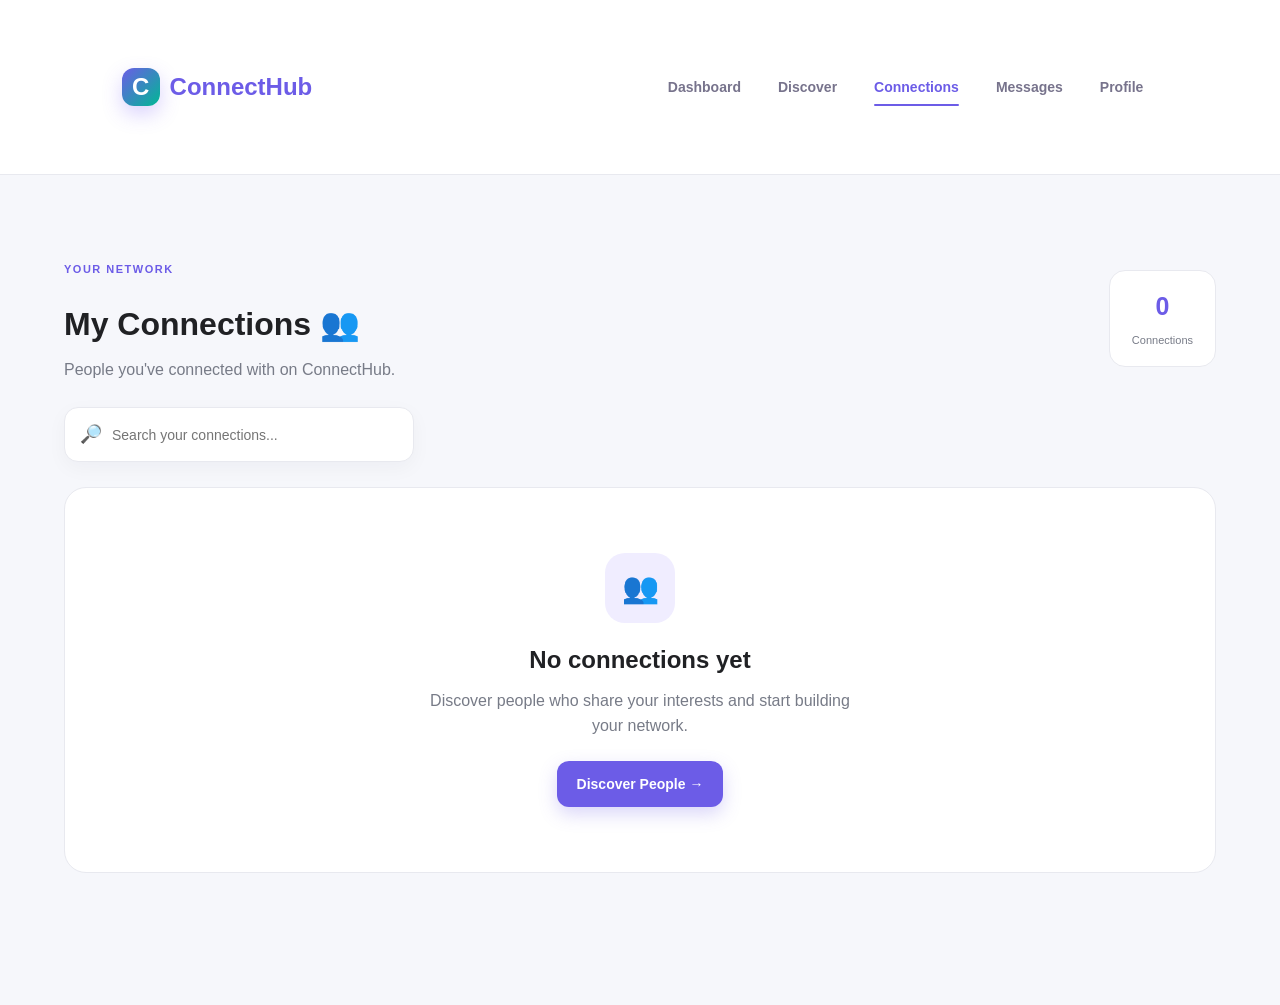
<file: matches.html>
<!DOCTYPE html>
<html lang="en">

<head>
    <meta charset="UTF-8">
    <meta name="viewport" content="width=device-width, initial-scale=1.0">

    <title>ConnectHub | Connections</title>

    <link rel="stylesheet" href="style.css">
</head>

<body>


<!-- =========================
     NAVBAR
========================= -->

<header class="navbar">

    <div class="container nav-container">

        <a href="index.html" class="logo">

            <span class="logo-mark">
                C
            </span>

            <span class="logo-text">
                Connect<span>Hub</span>
            </span>

        </a>


        <nav class="desktop-nav">

            <a href="dashboard.html" class="nav-link">
                Dashboard
            </a>

            <a href="discover.html" class="nav-link">
                Discover
            </a>

            <a href="matches.html" class="nav-link active">
                Connections
            </a>

            <a href="chat.html" class="nav-link">
                Messages
            </a>

            <a href="profile.html" class="nav-link">
                Profile
            </a>

        </nav>

    </div>

</header>



<!-- =========================
     MAIN
========================= -->

<main class="connections-page">

    <div class="container">


        <!-- HEADER -->

        <div class="connections-header">

            <div>

                <span class="section-eyebrow">
                    YOUR NETWORK
                </span>

                <h1>
                    My Connections 👥
                </h1>

                <p>
                    People you've connected with on ConnectHub.
                </p>

            </div>


            <div class="connection-count-box">

                <strong id="connectionCount">
                    0
                </strong>

                <span>
                    Connections
                </span>

            </div>

        </div>



        <!-- SEARCH -->

        <div class="connection-search">

            <span>
                🔎
            </span>

            <input
                type="text"
                id="connectionSearch"
                placeholder="Search your connections..."
            >

        </div>



        <!-- REMOVE CONFIRMATION -->

        <div
            id="removeConfirm"
            style="display:none;">

            <p>
                Are you sure you want to remove this connection?
            </p>

            <button
                type="button"
                id="confirmRemoveBtn"
                class="btn btn-primary">

                Yes, Remove

            </button>

            <button
                type="button"
                id="cancelRemoveBtn"
                class="btn">

                Cancel

            </button>

        </div>



        <!-- CONNECTIONS -->

        <div
            class="matches-grid"
            id="connectionsGrid">

            <!-- JavaScript profiles yahan show karega -->

        </div>


    </div>

</main>



<script src="script.js"></script>



<script>

document.addEventListener(
    "DOMContentLoaded",
    function () {


        const grid =
            document.getElementById(
                "connectionsGrid"
            );


        const searchInput =
            document.getElementById(
                "connectionSearch"
            );


        const countElement =
            document.getElementById(
                "connectionCount"
            );


        const removeConfirm =
            document.getElementById(
                "removeConfirm"
            );


        const confirmRemoveBtn =
            document.getElementById(
                "confirmRemoveBtn"
            );


        const cancelRemoveBtn =
            document.getElementById(
                "cancelRemoveBtn"
            );


        let selectedRemoveId = null;



        /* =========================
           GET CONNECTIONS
        ========================= */

        function getConnections() {

            return JSON.parse(
                localStorage.getItem(
                    "connectHubConnections"
                )
            ) || [];

        }



        /* =========================
           SAVE CONNECTIONS
        ========================= */

        function saveConnections(
            connections
        ) {

            localStorage.setItem(
                "connectHubConnections",
                JSON.stringify(
                    connections
                )
            );

        }



        /* =========================
           SHOW REMOVE CONFIRM
        ========================= */

        function showRemoveConfirmation(id) {

            selectedRemoveId = id;

            removeConfirm.style.display = "block";

            removeConfirm.scrollIntoView({
                behavior: "smooth",
                block: "center"
            });

        }



        /* =========================
           HIDE REMOVE CONFIRM
        ========================= */

        function hideRemoveConfirmation() {

            selectedRemoveId = null;

            removeConfirm.style.display = "none";

        }



        /* =========================
           RENDER
        ========================= */

        function renderConnections(
            searchText = ""
        ) {


            const connections =
                getConnections();


            countElement.textContent =
                connections.length;


            grid.innerHTML = "";



            const filtered =
                connections.filter(
                    function (profile) {

                        const name =
                            (
                                profile.name ||
                                ""
                            ).toLowerCase();


                        const city =
                            (
                                profile.city ||
                                ""
                            ).toLowerCase();


                        const search =
                            searchText.toLowerCase();


                        return (
                            name.includes(search) ||
                            city.includes(search)
                        );

                    }
                );



            /* EMPTY */

            if (
                connections.length === 0
            ) {

                grid.innerHTML = `

                    <div class="connections-empty">

                        <div class="connections-empty-icon">
                            👥
                        </div>

                        <h2>
                            No connections yet
                        </h2>

                        <p>
                            Discover people who share
                            your interests and start
                            building your network.
                        </p>

                        <a
                            href="discover.html"
                            class="btn btn-primary">

                            Discover People →

                        </a>

                    </div>

                `;

                return;

            }



            /* SEARCH EMPTY */

            if (
                filtered.length === 0
            ) {

                grid.innerHTML = `

                    <div class="connections-empty">

                        <div class="connections-empty-icon">
                            🔎
                        </div>

                        <h2>
                            No results found
                        </h2>

                        <p>
                            Try searching with another
                            name or city.
                        </p>

                    </div>

                `;

                return;

            }



            /* CREATE CARDS */

            filtered.forEach(
                function (profile) {


                    const card =
                        document.createElement(
                            "div"
                        );


                    card.className =
                        "connection-card";


                    card.innerHTML = `

                        <div class="connection-card-top">

                            <div class="connection-avatar">

                                ${
                                    profile.avatar ||
                                    "👤"
                                }

                            </div>


                            ${
                                profile.online
                                ?
                                `
                                <span class="connection-online">
                                    <span></span>
                                    Online
                                </span>
                                `
                                :
                                `
                                <span class="connection-offline">
                                    Offline
                                </span>
                                `
                            }

                        </div>



                        <div class="connection-card-info">

                            <h3>
                                ${
                                    profile.name ||
                                    "User"
                                }
                            </h3>


                            <p>
                                ${
                                    profile.age
                                    ?
                                    profile.age + " • "
                                    :
                                    ""
                                }

                                ${
                                    profile.city ||
                                    "Unknown"
                                }
                            </p>


                            <p class="connection-bio">

                                ${
                                    profile.bio ||
                                    "Nice to connect with you!"
                                }

                            </p>


                            <div class="connection-interests">

                                ${
                                    profile.interests
                                    ?
                                    profile.interests
                                        .slice(0, 3)
                                        .map(
                                            function (interest) {
                                                return `
                                                    <span>
                                                        ${interest}
                                                    </span>
                                                `;
                                            }
                                        )
                                        .join("")
                                    :
                                    ""
                                }

                            </div>

                        </div>



                        <div class="connection-actions">

                            <a
                                href="chat.html"
                                class="btn btn-primary connection-message-btn">

                                💬 Message

                            </a>


                            <button
                                type="button"
                                class="connection-remove"
                                data-id="${profile.id}">

                                🗑 Remove

                            </button>

                        </div>

                    `;


                    grid.appendChild(
                        card
                    );

                }
            );



            /* =========================
               REMOVE BUTTONS
            ========================= */

            document
                .querySelectorAll(
                    ".connection-remove"
                )
                .forEach(
                    function (button) {


                        button.addEventListener(
                            "click",
                            function () {

                                const id =
                                    Number(
                                        button.dataset.id
                                    );

                                showRemoveConfirmation(
                                    id
                                );

                            }
                        );

                    }
                );

        }



        /* =========================
           CONFIRM REMOVE
        ========================= */

        confirmRemoveBtn.addEventListener(
            "click",
            function () {

                if (
                    selectedRemoveId === null
                ) {
                    return;
                }


                const connections =
                    getConnections();


                const updated =
                    connections.filter(
                        function (profile) {

                            return (
                                Number(
                                    profile.id
                                ) !== selectedRemoveId
                            );

                        }
                    );


                saveConnections(
                    updated
                );


                hideRemoveConfirmation();


                renderConnections(
                    searchInput.value
                );


                if (
                    typeof showNotification ===
                    "function"
                ) {

                    showNotification(
                        "Connection Removed",
                        "The connection was removed successfully."
                    );

                }

            }
        );



        /* =========================
           CANCEL REMOVE
        ========================= */

        cancelRemoveBtn.addEventListener(
            "click",
            function () {

                hideRemoveConfirmation();

            }
        );



        /* =========================
           SEARCH
        ========================= */

        searchInput.addEventListener(
            "input",
            function () {

                renderConnections(
                    searchInput.value
                );

            }
        );



        /* =========================
           INITIAL LOAD
        ========================= */

        renderConnections();


    }
);

</script>


</body>

</html>
</file>
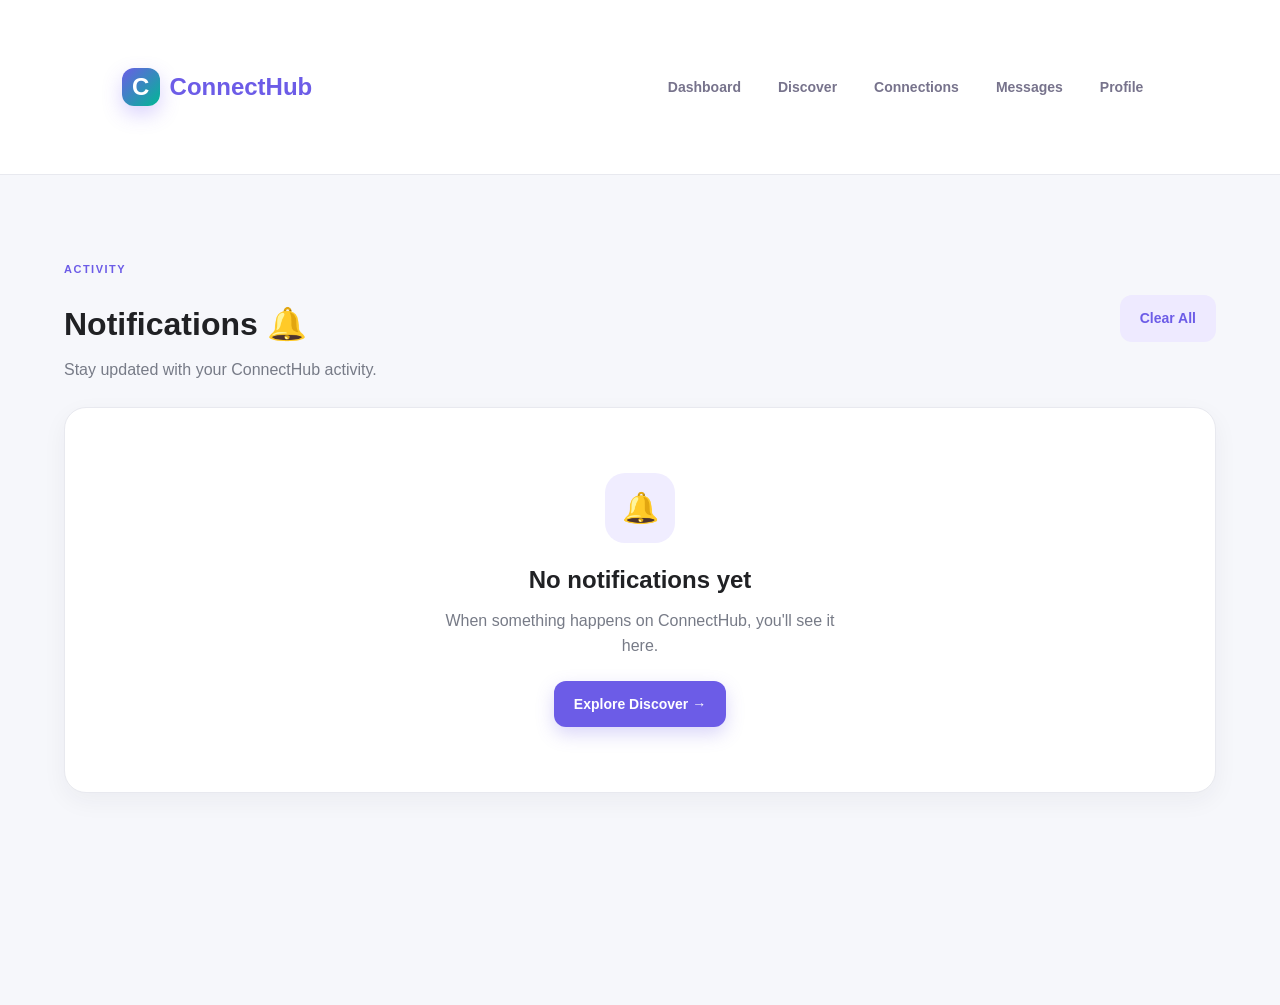
<file: notification.html>
<!DOCTYPE html>
<html lang="en">

<head>
    <meta charset="UTF-8">
    <meta name="viewport" content="width=device-width, initial-scale=1.0">

    <title>ConnectHub | Notifications</title>

    <link rel="stylesheet" href="style.css">
</head>

<body>

<header class="navbar">

    <div class="container nav-container">

        <a href="index.html" class="logo">
            <span class="logo-mark">C</span>

            <span class="logo-text">
                Connect<span>Hub</span>
            </span>
        </a>

        <nav class="desktop-nav">

            <a href="dashboard.html" class="nav-link">
                Dashboard
            </a>

            <a href="discover.html" class="nav-link">
                Discover
            </a>

            <a href="matches.html" class="nav-link">
                Connections
            </a>

            <a href="chat.html" class="nav-link">
                Messages
            </a>

            <a href="profile.html" class="nav-link">
                Profile
            </a>

        </nav>

    </div>

</header>


<main class="notifications-page">

    <div class="container">

        <div class="notifications-heading">

            <div>
                <span class="section-eyebrow">
                    ACTIVITY
                </span>

                <h1>Notifications 🔔</h1>

                <p>
                    Stay updated with your ConnectHub activity.
                </p>
            </div>

            <button
                class="btn btn-secondary"
                id="clearNotifications">
                Clear All
            </button>

        </div>


        <div
            class="notifications-container"
            id="notificationsContainer">

            <!-- JavaScript notifications yahan show karega -->

        </div>

    </div>

</main>


<script src="script.js"></script>


<script>

document.addEventListener("DOMContentLoaded", function () {

    const container =
        document.getElementById(
            "notificationsContainer"
        );

    const clearButton =
        document.getElementById(
            "clearNotifications"
        );


    function loadNotifications() {

        const notifications =
            JSON.parse(
                localStorage.getItem(
                    "connectHubNotifications"
                )
            ) || [];


        container.innerHTML = "";


        if (notifications.length === 0) {

            container.innerHTML = `

                <div class="notifications-empty">

                    <div class="empty-icon">
                        🔔
                    </div>

                    <h2>No notifications yet</h2>

                    <p>
                        When something happens on
                        ConnectHub, you'll see it here.
                    </p>

                    <a
                        href="discover.html"
                        class="btn btn-primary">
                        Explore Discover →
                    </a>

                </div>

            `;

            return;
        }


        notifications
            .slice()
            .reverse()
            .forEach(function (notification, index) {

                const item =
                    document.createElement("div");

                item.className =
                    "notification-item";


                item.innerHTML = `

                    <div class="notification-icon">
                        ${notification.icon || "🔔"}
                    </div>

                    <div class="notification-info">

                        <strong>
                            ${notification.title || "Notification"}
                        </strong>

                        <p>
                            ${notification.message || ""}
                        </p>

                        <span>
                            ${notification.time || "Recently"}
                        </span>

                    </div>

                    <button
                        class="notification-delete"
                        data-index="${index}">
                        ×
                    </button>

                `;


                container.appendChild(item);

            });


        document
            .querySelectorAll(".notification-delete")
            .forEach(function (button) {

                button.addEventListener(
                    "click",
                    function () {

                        const index =
                            Number(
                                button.dataset.index
                            );

                        const notifications =
                            JSON.parse(
                                localStorage.getItem(
                                    "connectHubNotifications"
                                )
                            ) || [];


                        const actualIndex =
                            notifications.length -
                            1 -
                            index;


                        notifications.splice(
                            actualIndex,
                            1
                        );


                        localStorage.setItem(
                            "connectHubNotifications",
                            JSON.stringify(
                                notifications
                            )
                        );


                        loadNotifications();

                    }
                );

            });

    }


    clearButton.addEventListener(
        "click",
        function () {

            localStorage.removeItem(
                "connectHubNotifications"
            );

            loadNotifications();

        }
    );


    loadNotifications();

});

</script>

</body>

</html>
</file>
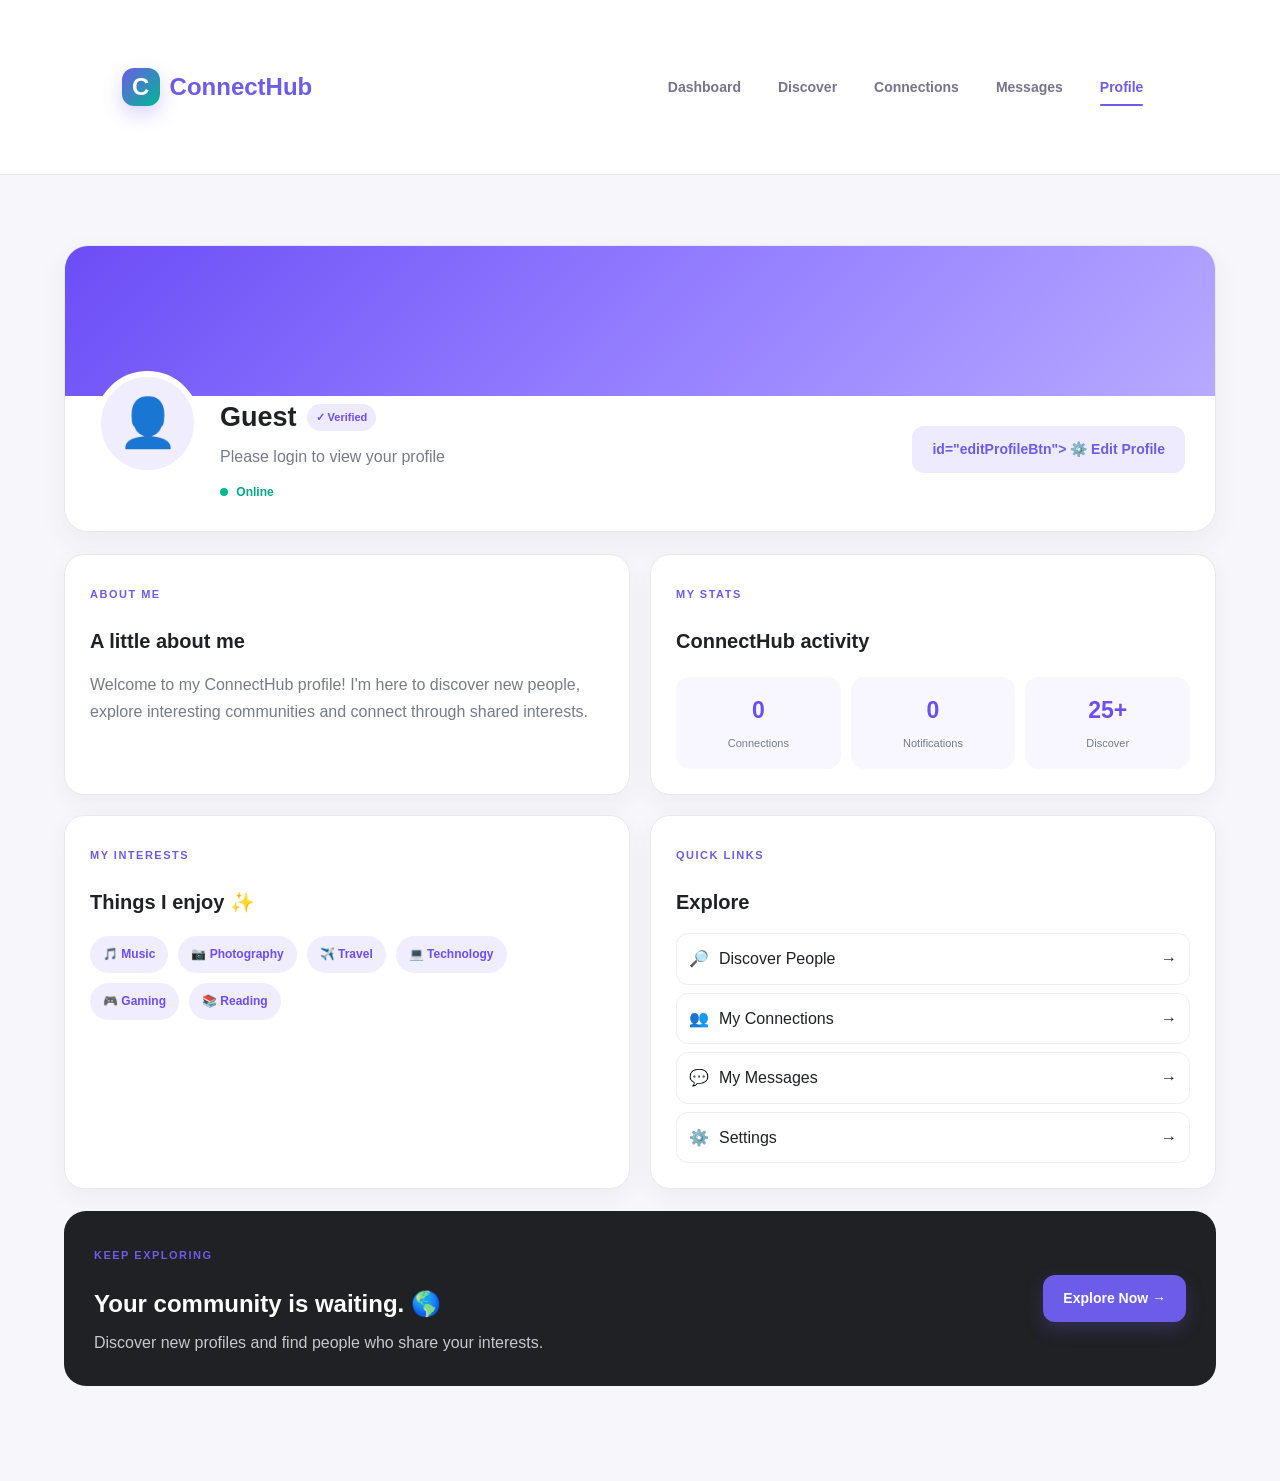
<file: profile.html>
<!DOCTYPE html>
<html lang="en">

<head>
    <meta charset="UTF-8">
    <meta name="viewport" content="width=device-width, initial-scale=1.0">

    <title>ConnectHub | My Profile</title>

    <link rel="stylesheet" href="style.css">
</head>

<body>

    <!-- NAVBAR -->
    <header class="navbar">

        <div class="container nav-container">

            <a href="index.html" class="logo">
                <span class="logo-mark">C</span>

                <span class="logo-text">
                    Connect<span>Hub</span>
                </span>
            </a>

            <nav class="desktop-nav">

                <a href="dashboard.html" class="nav-link">
                    Dashboard
                </a>

                <a href="discover.html" class="nav-link">
                    Discover
                </a>

                <a href="matches.html" class="nav-link">
                    Connections
                </a>

                <a href="chat.html" class="nav-link">
                    Messages
                </a>

                <a href="profile.html" class="nav-link active">
                    Profile
                </a>

            </nav>

        </div>

    </header>


    <!-- PROFILE PAGE -->
    <main class="profile-page">

        <div class="container">


            <!-- PROFILE HERO -->
            <section class="profile-hero">

                <div class="profile-cover"></div>

                <div class="profile-main">

                    <div class="profile-avatar-large">
                        👤
                    </div>

                    <div class="profile-main-info">

                        <div class="profile-title-row">

                            <h1 id="profileName">
                                User
                            </h1>

                            <span class="profile-verified">
                                ✓ Verified
                            </span>

                        </div>

                        <p id="profileEmail">
                            user@example.com
                        </p>

                        <span class="profile-online">
                            <span></span>
                            Online
                        </span>

                    </div>

                    <a href="settings.html"
                       class="btn btn-secondary">
                        id="editProfileBtn">
    ⚙️ Edit Profile
</a>
                    

                </div>

            </section>


            <!-- PROFILE CONTENT -->
            <section class="profile-content-grid">


                <!-- ABOUT -->
                <div class="profile-content-card">

                    <span class="section-eyebrow">
                        ABOUT ME
                    </span>

                    <h2>
                        A little about me
                    </h2>

                    <p class="profile-about">
                        Welcome to my ConnectHub profile!
                        I'm here to discover new people,
                        explore interesting communities and
                        connect through shared interests.
                    </p>

                </div>


                <!-- STATS -->
                <div class="profile-content-card">

                    <span class="section-eyebrow">
                        MY STATS
                    </span>

                    <h2>
                        ConnectHub activity
                    </h2>

                    <div class="profile-stat-grid">

                        <div>
                            <strong id="profileConnections">
                                0
                            </strong>

                            <span>
                                Connections
                            </span>
                        </div>

                        <div>
                            <strong id="profileNotifications">
                                0
                            </strong>

                            <span>
                                Notifications
                            </span>
                        </div>

                        <div>
                            <strong>
                                25+
                            </strong>

                            <span>
                                Discover
                            </span>
                        </div>

                    </div>

                </div>


                <!-- INTERESTS -->
                <div class="profile-content-card profile-interests-card">

                    <span class="section-eyebrow">
                        MY INTERESTS
                    </span>

                    <h2>
                        Things I enjoy ✨
                    </h2>

                    <div class="profile-interest-list">

                        <span>🎵 Music</span>
                        <span>📷 Photography</span>
                        <span>✈️ Travel</span>
                        <span>💻 Technology</span>
                        <span>🎮 Gaming</span>
                        <span>📚 Reading</span>

                    </div>

                </div>


                <!-- QUICK LINKS -->
                <div class="profile-content-card">

                    <span class="section-eyebrow">
                        QUICK LINKS
                    </span>

                    <h2>
                        Explore
                    </h2>

                    <div class="profile-links">

                        <a href="discover.html">
                            🔎
                            <span>
                                Discover People
                            </span>
                            →
                        </a>

                        <a href="matches.html">
                            👥
                            <span>
                                My Connections
                            </span>
                            →
                        </a>

                        <a href="chat.html">
                            💬
                            <span>
                                My Messages
                            </span>
                            →
                        </a>

                        <a href="settings.html">
                            ⚙️
                            <span>
                                Settings
                            </span>
                            →
                        </a>

                    </div>

                </div>

            </section>


            <!-- PROFILE BANNER -->
            <section class="profile-bottom-banner">

                <div>

                    <span class="section-eyebrow">
                        KEEP EXPLORING
                    </span>

                    <h2>
                        Your community is waiting. 🌎
                    </h2>

                    <p>
                        Discover new profiles and find
                        people who share your interests.
                    </p>

                </div>

                <a href="discover.html"
                   class="btn btn-primary">
                    Explore Now →
                </a>

            </section>

        </div>

    </main>


    <script src="script.js"></script>


    <script>

        document.addEventListener(
            "DOMContentLoaded",
            function () {

                const user =
                    JSON.parse(
                        localStorage.getItem(
                            "currentUser"
                        )
                    ) ||
                    JSON.parse(
                        localStorage.getItem(
                            "connectHubCurrentUser"
                        )
                    );


                if (user) {

                    const name =
                        user.name || "User";

                    const email =
                        user.email || "No email";


                    document.getElementById(
                        "profileName"
                    ).textContent = name;


                    document.getElementById(
                        "profileEmail"
                    ).textContent = email;

                }


                const connections =
                    JSON.parse(
                        localStorage.getItem(
                            "connectHubConnections"
                        )
                    ) || [];


                const notifications =
                    JSON.parse(
                        localStorage.getItem(
                            "connectHubNotifications"
                        )
                    ) || [];


                document.getElementById(
                    "profileConnections"
                ).textContent =
                    connections.length;


                document.getElementById(
                    "profileNotifications"
                ).textContent =
                    notifications.length;

            }
        );

    </script>

</body>

</html>
</file>
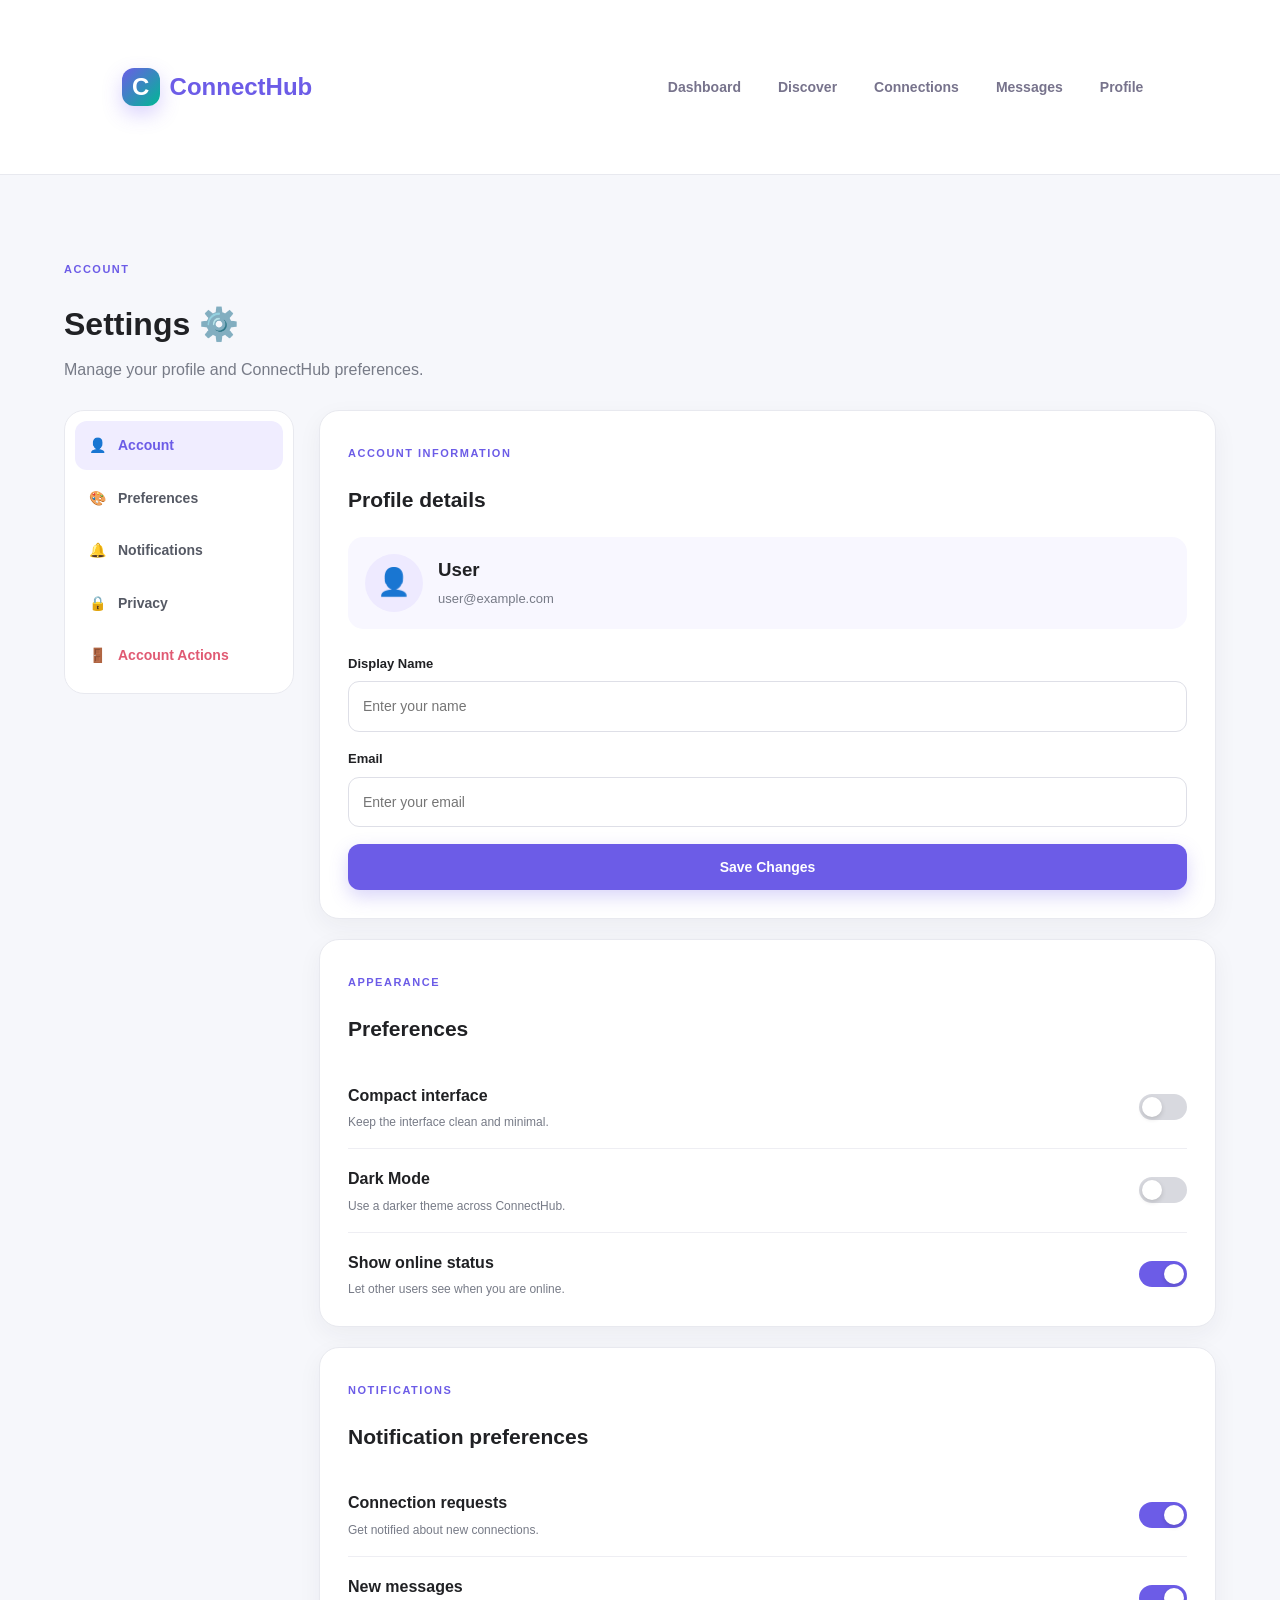
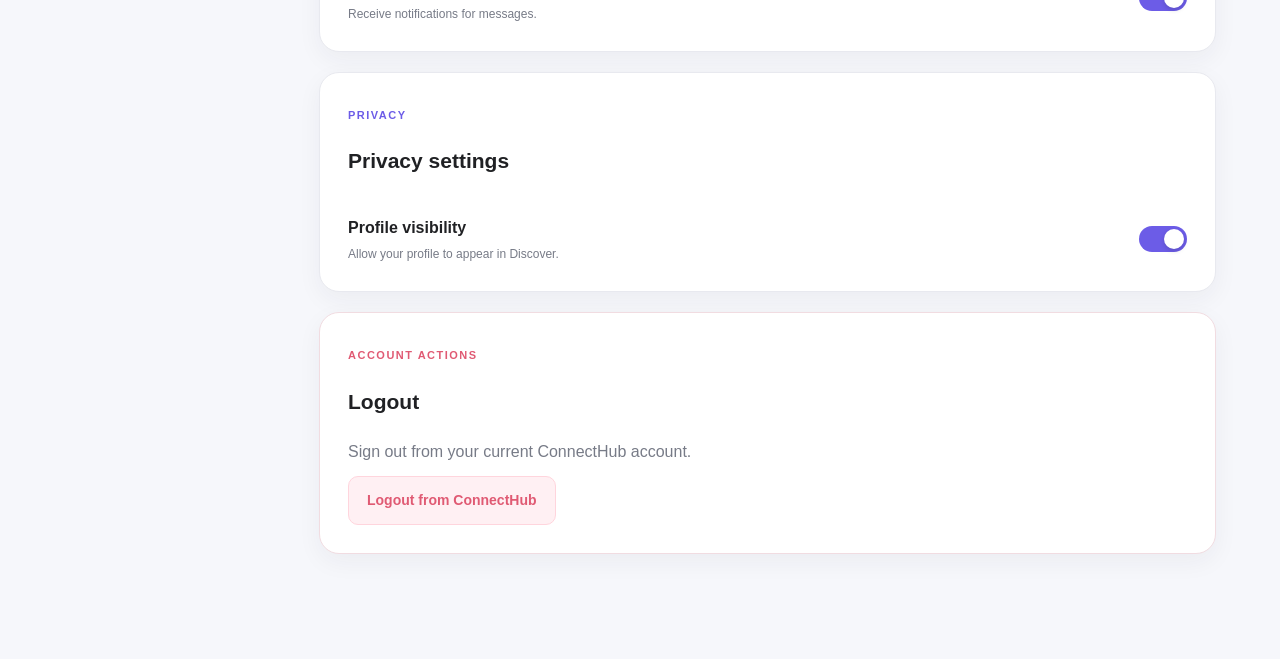
<file: settings.html>
<!DOCTYPE html>
<html lang="en">

<head>
    <meta charset="UTF-8">
    <meta name="viewport" content="width=device-width, initial-scale=1.0">

    <title>ConnectHub | Settings</title>

    <link rel="stylesheet" href="style.css">
</head>

<body>

<header class="navbar">

    <div class="container nav-container">

        <a href="index.html" class="logo">
            <span class="logo-mark">C</span>
            <span class="logo-text">
                Connect<span>Hub</span>
            </span>
        </a>

        <nav class="desktop-nav">

            <a href="dashboard.html" class="nav-link">
                Dashboard
            </a>

            <a href="discover.html" class="nav-link">
                Discover
            </a>

            <a href="matches.html" class="nav-link">
                Connections
            </a>

            <a href="chat.html" class="nav-link">
                Messages
            </a>

            <a href="profile.html" class="nav-link">
                Profile
            </a>

        </nav>

    </div>

</header>


<main class="settings-page">

    <div class="container">

        <div class="settings-heading">

            <span class="section-eyebrow">
                ACCOUNT
            </span>

            <h1>Settings ⚙️</h1>

            <p>
                Manage your profile and ConnectHub preferences.
            </p>

        </div>


        <div class="settings-layout">


            <!-- SIDEBAR -->

            <aside class="settings-sidebar">

                <a href="#account" class="settings-tab active">
                    👤
                    <span>Account</span>
                </a>

                <a href="#preferences" class="settings-tab">
                    🎨
                    <span>Preferences</span>
                </a>

                <a href="#notifications" class="settings-tab">
                    🔔
                    <span>Notifications</span>
                </a>

                <a href="#privacy" class="settings-tab">
                    🔒
                    <span>Privacy</span>
                </a>

                <a href="#danger" class="settings-tab danger-tab">
                    🚪
                    <span>Account Actions</span>
                </a>

            </aside>


            <!-- SETTINGS CONTENT -->

            <section class="settings-content">


                <!-- ACCOUNT -->

                <div class="settings-card" id="account">

                    <span class="section-eyebrow">
                        ACCOUNT INFORMATION
                    </span>

                    <h2>Profile details</h2>

                    <div class="settings-profile-preview">

                        <div class="settings-avatar">
                            👤
                        </div>

                        <div>
                            <h3 id="settingsUserName">
                                User
                            </h3>

                            <p id="settingsUserEmail">
                                user@example.com
                            </p>
                        </div>

                    </div>


                    <div class="settings-form">

                        <div class="setting-input-group">

                            <label>Display Name</label>

                            <input
                                type="text"
                                id="settingsName"
                                placeholder="Enter your name"
                            >

                        </div>


                        <div class="setting-input-group">

                            <label>Email</label>

                            <input
                                type="email"
                                id="settingsEmail"
                                placeholder="Enter your email"
                            >

                        </div>


                        <button
                            class="btn btn-primary"
                            id="saveProfileBtn"
                        >
                            Save Changes
                        </button>

                    </div>

                </div>


                <!-- PREFERENCES -->

                <div class="settings-card" id="preferences">

                    <span class="section-eyebrow">
                        APPEARANCE
                    </span>

                    <h2>Preferences</h2>


                    <div class="setting-row">

                        <div>

                            <strong>Compact interface</strong>

                            <p>
                                Keep the interface clean and minimal.
                            </p>

                        </div>

                        <label class="switch">

                            <input
                                type="checkbox"
                                id="compactMode"
                            >

                            <span class="slider"></span>

                        </label>

                    </div>
                    <div class="setting-row">
    <div>
        <strong>Dark Mode</strong>
        <p>Use a darker theme across ConnectHub.</p>
    </div>

    <label class="switch">
        <input type="checkbox" id="darkMode">
        <span class="slider"></span>
    </label>
</div>


                    <div class="setting-row">

                        <div>

                            <strong>Show online status</strong>

                            <p>
                                Let other users see when you are online.
                            </p>

                        </div>

                        <label class="switch">

                            <input
                                type="checkbox"
                                id="onlineStatus"
                                checked
                            >

                            <span class="slider"></span>

                        </label>

                    </div>

                </div>


                <!-- NOTIFICATIONS -->

                <div class="settings-card" id="notifications">

                    <span class="section-eyebrow">
                        NOTIFICATIONS
                    </span>

                    <h2>Notification preferences</h2>


                    <div class="setting-row">

                        <div>

                            <strong>Connection requests</strong>

                            <p>
                                Get notified about new connections.
                            </p>

                        </div>

                        <label class="switch">

                            <input
                                type="checkbox"
                                id="connectionNotifications"
                                checked
                            >

                            <span class="slider"></span>

                        </label>

                    </div>


                    <div class="setting-row">

                        <div>

                            <strong>New messages</strong>

                            <p>
                                Receive notifications for messages.
                            </p>

                        </div>

                        <label class="switch">

                            <input
                                type="checkbox"
                                id="messageNotifications"
                                checked
                            >

                            <span class="slider"></span>

                        </label>

                    </div>

                </div>


                <!-- PRIVACY -->

                <div class="settings-card" id="privacy">

                    <span class="section-eyebrow">
                        PRIVACY
                    </span>

                    <h2>Privacy settings</h2>


                    <div class="setting-row">

                        <div>

                            <strong>Profile visibility</strong>

                            <p>
                                Allow your profile to appear in Discover.
                            </p>

                        </div>

                        <label class="switch">

                            <input
                                type="checkbox"
                                id="profileVisibility"
                                checked
                            >

                            <span class="slider"></span>

                        </label>

                    </div>

                </div>


                <!-- ACCOUNT ACTIONS -->

                <div class="settings-card danger-card" id="danger">

                    <span class="section-eyebrow">
                        ACCOUNT ACTIONS
                    </span>

                    <h2>Logout</h2>

                    <p>
                        Sign out from your current ConnectHub account.
                    </p>

                    <button
                        class="btn logout-settings-btn"
                        id="settingsLogout"
                    >
                        Logout from ConnectHub
                    </button>

                </div>


            </section>

        </div>

    </div>

</main>


<script src="script.js"></script>


<script>

document.addEventListener("DOMContentLoaded", function () {

    const user =
        JSON.parse(localStorage.getItem("currentUser")) ||
        JSON.parse(localStorage.getItem("connectHubCurrentUser"));

    if (user) {

        const name = user.name || "User";
        const email = user.email || "No email";

        document.getElementById("settingsUserName").textContent = name;
        document.getElementById("settingsUserEmail").textContent = email;

        document.getElementById("settingsName").value = name;
        document.getElementById("settingsEmail").value = email;
    }


    /* SAVE PROFILE */

    document
        .getElementById("saveProfileBtn")
        .addEventListener("click", function () {

            const name =
                document.getElementById("settingsName").value.trim();

            const email =
                document.getElementById("settingsEmail").value.trim();

            if (!name || !email) {

                alert("Please fill all fields.");
                return;
            }


            let currentUser =
                JSON.parse(localStorage.getItem("currentUser")) ||
                JSON.parse(localStorage.getItem("connectHubCurrentUser")) ||
                {};

            currentUser.name = name;
            currentUser.email = email;


            localStorage.setItem(
                "currentUser",
                JSON.stringify(currentUser)
            );

            localStorage.setItem(
                "connectHubCurrentUser",
                JSON.stringify(currentUser)
            );


            document.getElementById(
                "settingsUserName"
            ).textContent = name;

            document.getElementById(
                "settingsUserEmail"
            ).textContent = email;


            alert("Profile updated successfully! ✅");

        });


    /* COMPACT MODE */

    const compactMode =
        document.getElementById("compactMode");

    if (
        localStorage.getItem("connectHubCompactMode")
        === "true"
    ) {
        compactMode.checked = true;
    }


    compactMode.addEventListener("change", function () {

        localStorage.setItem(
            "connectHubCompactMode",
            compactMode.checked
        );

    });


    /* ONLINE STATUS */

    const onlineStatus =
        document.getElementById("onlineStatus");

    onlineStatus.checked =
        localStorage.getItem("connectHubOnlineStatus")
        !== "false";


    onlineStatus.addEventListener("change", function () {

        localStorage.setItem(
            "connectHubOnlineStatus",
            onlineStatus.checked
        );

    });


    /* LOGOUT */

    document
        .getElementById("settingsLogout")
        .addEventListener("click", function () {

            localStorage.removeItem("currentUser");
            localStorage.removeItem("connectHubCurrentUser");
            localStorage.removeItem("connectHubLoggedIn");

            window.location.href = "index.html";

        });

});

</script>
<script>
document.addEventListener("DOMContentLoaded", function () {

    const darkMode = document.getElementById("darkMode");

    if (!darkMode) return;

    if (localStorage.getItem("connectHubDarkMode") === "true") {
        document.body.classList.add("dark-mode");
        darkMode.checked = true;
    }

    darkMode.addEventListener("change", function () {

        if (darkMode.checked) {
            document.body.classList.add("dark-mode");
            localStorage.setItem("connectHubDarkMode", "true");
        } else {
            document.body.classList.remove("dark-mode");
            localStorage.setItem("connectHubDarkMode", "false");
        }

    });

});
</script>
</body>

</html>
</file>
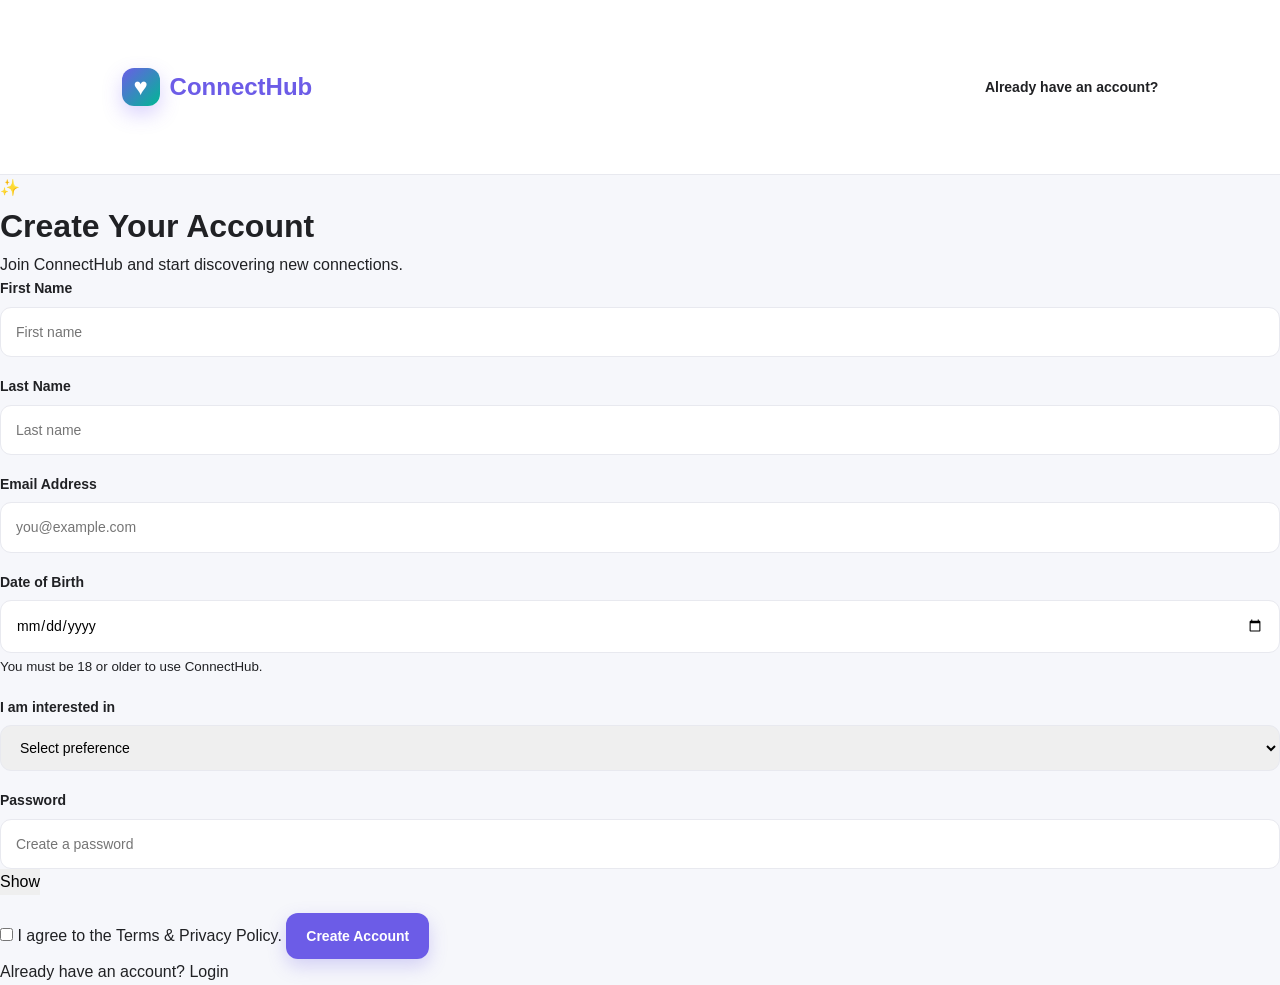
<file: signup.html>
<!DOCTYPE html>
<html lang="en">

<head>

    <meta charset="UTF-8">

    <meta
        name="viewport"
        content="width=device-width, initial-scale=1.0"
    >

    <title>Create Account | ConnectHub</title>

    <link rel="stylesheet" href="style.css">

</head>

<body>


    <!-- NAVBAR -->

    <header class="navbar">

        <div class="container nav-container">

            <a href="index.html" class="logo">

                <div class="logo-mark">
                    ♥
                </div>

                <div class="logo-text">
                    Connect<span>Hub</span>
                </div>

            </a>

            <a
                href="login.html"
                class="login-link"
            >
                Already have an account?
            </a>

        </div>

    </header>


    <!-- SIGNUP -->

    <main class="auth-page signup-page">

        <div class="auth-card signup-card">

            <div class="auth-header">

                <div class="auth-icon">
                    ✨
                </div>

                <h1>Create Your Account</h1>

                <p>
                    Join ConnectHub and start discovering
                    new connections.
                </p>

            </div>


            <form
                id="signupForm"
                class="auth-form"
            >

                <div class="form-row">

                    <div class="form-group">

                        <label for="firstName">
                            First Name
                        </label>

                        <input
                            type="text"
                            id="firstName"
                            placeholder="First name"
                            required
                        >

                    </div>


                    <div class="form-group">

                        <label for="lastName">
                            Last Name
                        </label>

                        <input
                            type="text"
                            id="lastName"
                            placeholder="Last name"
                            required
                        >

                    </div>

                </div>


                <div class="form-group">

                    <label for="signupEmail">
                        Email Address
                    </label>

                    <input
                        type="email"
                        id="signupEmail"
                        placeholder="you@example.com"
                        required
                    >

                </div>


                <div class="form-group">

                    <label for="birthDate">
                        Date of Birth
                    </label>

                    <input
                        type="date"
                        id="birthDate"
                        required
                    >

                    <small>
                        You must be 18 or older to use ConnectHub.
                    </small>

                </div>


                <div class="form-group">

                    <label>
                        I am interested in
                    </label>

                    <select id="interestPreference" required>

                        <option value="">
                            Select preference
                        </option>

                        <option value="men">
                            Men
                        </option>

                        <option value="women">
                            Women
                        </option>

                        <option value="everyone">
                            Everyone
                        </option>

                    </select>

                </div>


                <div class="form-group">

                    <label for="signupPassword">
                        Password
                    </label>

                    <div class="password-input">

                        <input
                            type="password"
                            id="signupPassword"
                            placeholder="Create a password"
                            required
                        >

                        <button
                            type="button"
                            class="password-toggle"
                            data-target="signupPassword"
                        >
                            Show
                        </button>

                    </div>

                </div>


                <label class="checkbox-label">

                    <input
                        type="checkbox"
                        required
                    >

                    <span>
                        I agree to the Terms & Privacy Policy.
                    </span>

                </label>


                <button
                    type="submit"
                    class="btn btn-primary auth-submit"
                >
                    Create Account
                </button>

            </form>


            <p class="auth-footer">

                Already have an account?

                <a href="login.html">
                    Login
                </a>

            </p>

        </div>

    </main>


    <script src="script.js"></script>

</body>
</html>
</file>
<file: style.css>
/* =========================================================
   CONNECTHUB
   Main Stylesheet
   ========================================================= */


/* =========================================================
   1. ROOT VARIABLES
   ========================================================= */

:root {
    --primary: #6c4df6;
    --primary-dark: #5438d6;
    --primary-light: #eeeaff;

    --secondary: #ff5c8a;
    --accent: #5b8cff;

    --dark: #17152b;
    --dark-2: #24213c;
    --text: #343148;
    --text-light: #77738c;

    --white: #ffffff;
    --background: #faf9ff;
    --light-bg: #f3f1fb;

    --border: #e8e5f1;

    --success: #22c982;
    --warning: #ffb84d;

    --shadow-sm: 0 6px 20px rgba(32, 24, 75, 0.07);
    --shadow-md: 0 15px 40px rgba(32, 24, 75, 0.11);
    --shadow-lg: 0 25px 70px rgba(32, 24, 75, 0.16);

    --radius-sm: 10px;
    --radius-md: 18px;
    --radius-lg: 28px;

    --container: 1180px;
}


/* =========================================================
   2. RESET
   ========================================================= */

* {
    margin: 0;
    padding: 0;
    box-sizing: border-box;
}

html {
    scroll-behavior: smooth;
}

body {
    font-family: "Inter", sans-serif;
    background: var(--background);
    color: var(--text);
    line-height: 1.6;
    overflow-x: hidden;
}

body.menu-open {
    overflow: hidden;
}

img {
    max-width: 100%;
    display: block;
}

button,
input,
textarea,
select {
    font: inherit;
}

button {
    border: none;
    cursor: pointer;
}

a {
    text-decoration: none;
    color: inherit;
}


/* =========================================================
   3. COMMON CONTAINER
   ========================================================= */

.container {
    width: min(100% - 40px, var(--container));
    margin: 0 auto;
}

.section-padding {
    padding: 110px 0;
}


/* =========================================================
   4. PAGE LOADER
   ========================================================= */

.page-loader {
    position: fixed;
    inset: 0;
    z-index: 9999;

    display: flex;
    flex-direction: column;
    align-items: center;
    justify-content: center;

    background: var(--white);

    transition:
        opacity 0.5s ease,
        visibility 0.5s ease;
}

.page-loader.hidden {
    opacity: 0;
    visibility: hidden;
    pointer-events: none;
}

.loader-spinner {
    width: 45px;
    height: 45px;

    border: 4px solid var(--primary-light);
    border-top-color: var(--primary);

    border-radius: 50%;

    animation: loaderSpin 0.8s linear infinite;
}

.page-loader p {
    margin-top: 14px;
    color: var(--text-light);
    font-size: 13px;
    font-weight: 600;
}

@keyframes loaderSpin {
    to {
        transform: rotate(360deg);
    }
}


/* =========================================================
   5. NAVBAR
   ========================================================= */

.navbar {
    position: sticky;
    top: 0;
    z-index: 1000;

    width: 100%;

    background: rgba(255, 255, 255, 0.9);

    backdrop-filter: blur(18px);
    -webkit-backdrop-filter: blur(18px);

    border-bottom: 1px solid rgba(232, 229, 241, 0.8);

    transition: 0.3s ease;
}

.navbar.scrolled {
    box-shadow: var(--shadow-sm);
}

.nav-container {
    min-height: 76px;

    display: flex;
    align-items: center;
    justify-content: space-between;

    gap: 25px;
}


/* =========================================================
   6. LOGO
   ========================================================= */

.logo {
    display: inline-flex;
    align-items: center;
    gap: 10px;

    font-size: 21px;
    font-weight: 800;

    color: var(--dark);

    white-space: nowrap;
}

.logo-mark {
    width: 38px;
    height: 38px;

    display: grid;
    place-items: center;

    color: var(--white);

    border-radius: 12px;

    background:
        linear-gradient(
            135deg,
            var(--primary),
            var(--secondary)
        );

    box-shadow:
        0 8px 20px rgba(108, 77, 246, 0.25);
}

.logo-text span {
    color: var(--primary);
}


/* =========================================================
   7. DESKTOP NAVIGATION
   ========================================================= */

.desktop-nav {
    display: flex;
    align-items: center;
    gap: 7px;
}

.nav-link {
    position: relative;

    padding: 10px 15px;

    color: var(--text-light);

    font-size: 14px;
    font-weight: 600;

    transition: 0.25s ease;
}

.nav-link:hover,
.nav-link.active {
    color: var(--primary);
}

.nav-link.active::after {
    content: "";

    position: absolute;

    left: 15px;
    right: 15px;
    bottom: 2px;

    height: 2px;

    border-radius: 10px;

    background: var(--primary);
}


/* =========================================================
   8. NAV ACTIONS
   ========================================================= */

.nav-actions {
    display: flex;
    align-items: center;
    gap: 18px;
}

.login-link {
    color: var(--text);
    font-size: 14px;
    font-weight: 600;

    transition: 0.25s ease;
}

.login-link:hover {
    color: var(--primary);
}


/* =========================================================
   9. BUTTONS
   ========================================================= */

.btn {
    display: inline-flex;
    align-items: center;
    justify-content: center;
    gap: 9px;

    border-radius: 12px;

    padding: 12px 20px;

    font-size: 14px;
    font-weight: 700;

    transition:
        transform 0.25s ease,
        box-shadow 0.25s ease,
        background 0.25s ease;
}

.btn:hover {
    transform: translateY(-2px);
}

.btn-primary {
    color: var(--white);

    background:
        linear-gradient(
            135deg,
            var(--primary),
            #8268ff
        );

    box-shadow:
        0 10px 25px rgba(108, 77, 246, 0.25);
}

.btn-primary:hover {
    box-shadow:
        0 15px 32px rgba(108, 77, 246, 0.32);
}

.btn-outline {
    color: var(--primary);

    border: 1px solid #dcd7f3;

    background: var(--white);
}

.btn-outline:hover {
    border-color: var(--primary);
    background: var(--primary-light);
}

.btn-large {
    min-height: 54px;
    padding: 0 25px;

    border-radius: 14px;

    font-size: 14px;
}

.btn-white {
    color: var(--primary);
    background: var(--white);

    box-shadow: var(--shadow-md);
}

.btn-white:hover {
    background: #f8f6ff;
}

.btn-arrow {
    font-size: 18px;
}


/* =========================================================
   10. MOBILE MENU BUTTON
   ========================================================= */

.mobile-menu-btn {
    display: none;

    width: 43px;
    height: 43px;

    align-items: center;
    justify-content: center;
    flex-direction: column;

    gap: 5px;

    border-radius: 11px;

    background: var(--primary-light);
}

.mobile-menu-btn span {
    width: 21px;
    height: 2px;

    border-radius: 10px;

    background: var(--primary);

    transition: 0.25s ease;
}

.mobile-menu-btn.open span:nth-child(1) {
    transform: translateY(7px) rotate(45deg);
}

.mobile-menu-btn.open span:nth-child(2) {
    opacity: 0;
}

.mobile-menu-btn.open span:nth-child(3) {
    transform: translateY(-7px) rotate(-45deg);
}


/* =========================================================
   11. MOBILE NAVIGATION
   ========================================================= */

.mobile-nav {
    display: none;

    position: fixed;

    top: 76px;
    left: 0;
    right: 0;

    z-index: 999;

    padding: 20px;

    background: rgba(255, 255, 255, 0.97);

    backdrop-filter: blur(20px);
    -webkit-backdrop-filter: blur(20px);

    border-bottom: 1px solid var(--border);

    box-shadow: var(--shadow-md);
}

.mobile-nav.show {
    display: flex;
    flex-direction: column;
}

.mobile-nav-link {
    display: flex;
    align-items: center;
    gap: 12px;

    padding: 14px 12px;

    border-radius: 10px;

    color: var(--text);

    font-size: 15px;
    font-weight: 600;
}

.mobile-nav-link:hover,
.mobile-nav-link.active {
    color: var(--primary);
    background: var(--primary-light);
}

.mobile-nav-link span {
    width: 25px;
    text-align: center;
    font-size: 18px;
}

.mobile-nav-divider {
    height: 1px;
    background: var(--border);
    margin: 10px 0;
}

.mobile-signup {
    margin-top: 8px;
}


/* =========================================================
   12. HERO SECTION
   ========================================================= */

.hero-section {
    position: relative;

    min-height: 650px;

    padding: 85px 0 100px;

    overflow: hidden;

    background:
        radial-gradient(
            circle at 10% 20%,
            rgba(108, 77, 246, 0.08),
            transparent 30%
        ),
        radial-gradient(
            circle at 90% 40%,
            rgba(255, 92, 138, 0.09),
            transparent 30%
        ),
        var(--background);
}

.hero-container {
    position: relative;
    z-index: 2;

    display: grid;

    grid-template-columns:
        minmax(0, 1fr)
        minmax(420px, 0.85fr);

    align-items: center;

    gap: 70px;
}


/* =========================================================
   13. HERO BACKGROUND SHAPES
   ========================================================= */

.hero-background-shape {
    position: absolute;

    border-radius: 50%;

    filter: blur(2px);

    pointer-events: none;
}

.shape-one {
    width: 280px;
    height: 280px;

    top: 80px;
    left: -150px;

    background: rgba(108, 77, 246, 0.07);
}

.shape-two {
    width: 350px;
    height: 350px;

    right: -170px;
    bottom: -180px;

    background: rgba(255, 92, 138, 0.08);
}


/* =========================================================
   14. HERO CONTENT
   ========================================================= */

.hero-content {
    max-width: 620px;
}

.hero-badge {
    display: inline-flex;
    align-items: center;
    gap: 9px;

    padding: 8px 13px;

    border: 1px solid #e3ddfa;

    border-radius: 50px;

    background: rgba(255, 255, 255, 0.75);

    color: var(--primary);

    font-size: 12px;
    font-weight: 700;

    box-shadow: var(--shadow-sm);

    margin-bottom: 24px;
}

.badge-dot {
    width: 7px;
    height: 7px;

    border-radius: 50%;

    background: var(--success);

    box-shadow:
        0 0 0 4px rgba(34, 201, 130, 0.12);
}


.hero-title {
    max-width: 650px;

    color: var(--dark);

    font-size: clamp(42px, 5vw, 70px);

    line-height: 1.05;

    letter-spacing: -2.8px;

    font-weight: 800;

    margin-bottom: 25px;
}

.hero-title span {
    display: block;

    background:
        linear-gradient(
            135deg,
            var(--primary),
            var(--secondary)
        );

    -webkit-background-clip: text;
    background-clip: text;

    -webkit-text-fill-color: transparent;
}


.hero-description {
    max-width: 570px;

    color: var(--text-light);

    font-size: 16px;

    line-height: 1.8;

    margin-bottom: 32px;
}


/* =========================================================
   15. HERO ACTIONS
   ========================================================= */

.hero-actions {
    display: flex;
    align-items: center;
    gap: 13px;

    flex-wrap: wrap;

    margin-bottom: 34px;
}


/* =========================================================
   16. HERO TRUST
   ========================================================= */

.hero-trust {
    display: flex;
    align-items: center;
    gap: 15px;
}

.trust-avatars {
    display: flex;
    align-items: center;
}

.trust-avatar {
    width: 35px;
    height: 35px;

    display: grid;
    place-items: center;

    margin-left: -7px;

    border: 2px solid var(--white);

    border-radius: 50%;

    color: var(--white);

    font-size: 11px;
    font-weight: 800;

    background:
        linear-gradient(
            135deg,
            var(--primary),
            var(--secondary)
        );
}

.trust-avatar:first-child {
    margin-left: 0;
}

.more-avatar {
    color: var(--primary);
    background: var(--primary-light);
}

.trust-content {
    display: flex;
    flex-direction: column;
}

.trust-stars {
    color: #ffb52e;

    font-size: 12px;

    letter-spacing: 1px;
}

.trust-content p {
    color: var(--text-light);
    font-size: 11px;
}

.trust-content strong {
    color: var(--text);
}


/* =========================================================
   17. HERO APP PREVIEW
   ========================================================= */

.hero-preview {
    position: relative;

    display: flex;
    justify-content: center;
    align-items: center;

    min-height: 550px;
}

.preview-glow {
    position: absolute;

    width: 400px;
    height: 400px;

    border-radius: 50%;

    background:
        radial-gradient(
            circle,
            rgba(108, 77, 246, 0.20),
            rgba(255, 92, 138, 0.08),
            transparent 70%
        );

    filter: blur(5px);
}


/* =========================================================
   18. APP CARD
   ========================================================= */

.app-card {
    position: relative;
    z-index: 2;

    width: 350px;

    overflow: hidden;

    border-radius: 28px;

    background: var(--white);

    border: 1px solid rgba(255, 255, 255, 0.9);

    box-shadow:
        0 35px 80px rgba(45, 34, 95, 0.20);

    transform: rotate(2deg);

    transition: 0.4s ease;
}

.app-card:hover {
    transform: rotate(0deg) translateY(-6px);
}


/* =========================================================
   19. APP CARD HEADER
   ========================================================= */

.app-card-header {
    display: flex;
    align-items: center;

    gap: 11px;

    padding: 17px 18px;

    border-bottom: 1px solid #f0eef5;
}

.mini-logo {
    width: 34px;
    height: 34px;

    display: grid;
    place-items: center;

    border-radius: 10px;

    color: var(--white);

    font-size: 13px;
    font-weight: 800;

    background:
        linear-gradient(
            135deg,
            var(--primary),
            var(--secondary)
        );
}

.preview-heading {
    display: flex;
    flex-direction: column;

    flex: 1;
}

.preview-heading strong {
    color: var(--dark);

    font-size: 13px;
}

.preview-heading span {
    color: var(--text-light);

    font-size: 9px;
}

.icon-button {
    width: 30px;
    height: 30px;

    border-radius: 9px;

    color: var(--text-light);

    background: var(--light-bg);

    font-size: 17px;
}


/* =========================================================
   20. PROFILE IMAGE PREVIEW
   ========================================================= */

.preview-profile-image {
    position: relative;

    height: 260px;

    overflow: hidden;

    background:
        linear-gradient(
            135deg,
            #ddd8ff,
            #f8dbe8
        );
}

.profile-placeholder {
    position: absolute;
    inset: 0;

    display: grid;
    place-items: center;

    font-size: 90px;

    opacity: 0.8;
}

.online-status {
    position: absolute;

    left: 14px;
    bottom: 14px;

    display: flex;
    align-items: center;
    gap: 6px;

    padding: 6px 10px;

    border-radius: 50px;

    color: var(--white);

    background: rgba(20, 18, 35, 0.65);

    backdrop-filter: blur(8px);

    font-size: 10px;
    font-weight: 600;
}

.online-status span {
    width: 6px;
    height: 6px;

    border-radius: 50%;

    background: var(--success);
}

.profile-counter {
    position: absolute;

    top: 14px;
    right: 14px;

    padding: 6px 9px;

    border-radius: 8px;

    color: var(--white);

    background: rgba(20, 18, 35, 0.55);

    font-size: 9px;
}


/* =========================================================
   21. PROFILE INFORMATION
   ========================================================= */

.preview-profile-info {
    padding: 18px 19px 10px;
}

.preview-name-row {
    display: flex;
    align-items: center;
    gap: 7px;
}

.preview-name-row h2 {
    color: var(--dark);

    font-size: 22px;

    line-height: 1.2;
}

.verified-badge {
    width: 17px;
    height: 17px;

    display: grid;
    place-items: center;

    border-radius: 50%;

    color: var(--white);

    background: var(--primary);

    font-size: 9px;
    font-weight: 800;
}

.profile-age {
    color: var(--text-light);
    font-size: 12px;
}

.preview-location {
    margin-top: 3px;

    color: var(--text-light);

    font-size: 10px;
}

.preview-bio {
    margin-top: 10px;

    color: var(--text);

    font-size: 11px;

    line-height: 1.6;
}

.interest-list {
    display: flex;
    flex-wrap: wrap;
    gap: 6px;

    margin-top: 12px;
}

.interest-tag {
    padding: 6px 8px;

    border-radius: 7px;

    color: var(--primary);

    background: var(--primary-light);

    font-size: 8px;
    font-weight: 600;
}


/* =========================================================
   22. PROFILE ACTIONS
   ========================================================= */

.preview-actions {
    display: flex;
    align-items: center;
    justify-content: center;

    gap: 13px;

    padding: 15px 18px 20px;
}

.preview-action {
    width: 44px;
    height: 44px;

    display: grid;
    place-items: center;

    border-radius: 50%;

    background: var(--light-bg);

    font-size: 17px;

    transition: 0.25s ease;
}

.preview-action:hover {
    transform: translateY(-4px);
}

.action-skip {
    color: #ff5b76;
}

.action-connect {
    width: 54px;
    height: 54px;

    color: var(--white);

    background:
        linear-gradient(
            135deg,
            var(--primary),
            var(--secondary)
        );

    box-shadow:
        0 10px 25px rgba(108, 77, 246, 0.25);
}

.action-message {
    color: var(--accent);
}


/* =========================================================
   23. FLOATING NOTIFICATIONS
   ========================================================= */

.floating-notification {
    position: absolute;
    z-index: 5;

    display: flex;
    align-items: center;
    gap: 10px;

    padding: 11px 13px;

    border: 1px solid rgba(255, 255, 255, 0.9);

    border-radius: 14px;

    background: rgba(255, 255, 255, 0.94);

    backdrop-filter: blur(15px);

    box-shadow: var(--shadow-md);

    animation: floatNotification 4s ease-in-out infinite;
}

.floating-notification strong {
    display: block;

    color: var(--dark);

    font-size: 9px;
}

.floating-notification span {
    display: block;

    max-width: 140px;

    color: var(--text-light);

    font-size: 7px;
}

.notification-icon {
    width: 32px;
    height: 32px;

    display: grid;
    place-items: center;

    border-radius: 9px;

    color: var(--primary);

    background: var(--primary-light);

    font-size: 14px;
}

.notification-one {
    top: 120px;
    right: -35px;
}

.notification-two {
    bottom: 90px;
    left: -35px;

    animation-delay: -2s;
}

@keyframes floatNotification {
    0%,
    100% {
        transform: translateY(0);
    }

    50% {
        transform: translateY(-9px);
    }
}


/* =========================================================
   24. STATS SECTION
   ========================================================= */

.stats-section {
    background: var(--white);

    border-top: 1px solid var(--border);
    border-bottom: 1px solid var(--border);
}

.stats-container {
    min-height: 130px;

    display: grid;

    grid-template-columns:
        repeat(7, 1fr);

    align-items: center;
}

.stat-item {
    grid-column: span 1;

    display: flex;
    flex-direction: column;

    align-items: center;
    justify-content: center;

    text-align: center;
}

.stat-number {
    color: var(--dark);

    font-size: 25px;
    font-weight: 800;
}

.stat-label {
    margin-top: 3px;

    color: var(--text-light);

    font-size: 11px;
}

.stat-divider {
    width: 1px;
    height: 38px;

    background: var(--border);
}


/*25. SECTION HEADING*/
  

.section-heading {
    max-width: 650px;

    margin: 0 auto 55px;

    text-align: center;
}

.section-eyebrow {
    display: inline-block;

    margin-bottom: 13px;

    color: var(--primary);

    font-size: 11px;
    font-weight: 800;

    letter-spacing: 1.5px;
}

.section-heading h2 {
    color: var(--dark);

    font-size: clamp(30px, 4vw, 46px);

    line-height: 1.15;

    letter-spacing: -1.4px;

    margin-bottom: 15px;
}

.section-heading p {
    color: var(--text-light);

    font-size: 14px;

    line-height: 1.8;
}


/* =========================================================
   26. FEATURES SECTION
   ========================================================= */

.features-section {
    background: var(--background);
}

.features-grid {
    display: grid;

    grid-template-columns:
        repeat(4, 1fr);

    gap: 18px;
}

.feature-card {
    position: relative;

    padding: 28px 23px;

    border: 1px solid var(--border);

    border-radius: var(--radius-md);

    background: var(--white);

    box-shadow: var(--shadow-sm);

    transition:
        transform 0.3s ease,
        box-shadow 0.3s ease;
}

.feature-card:hover {
    transform: translateY(-7px);

    box-shadow: var(--shadow-md);
}

.feature-icon {
    width: 52px;
    height: 52px;

    display: grid;
    place-items: center;

    margin-bottom: 22px;

    border-radius: 15px;

    font-size: 22px;
}

.feature-icon-purple {
    color: var(--primary);
    background: var(--primary-light);
}

.feature-icon-pink {
    color: var(--secondary);
    background: #fff0f4;
}

.feature-icon-blue {
    color: var(--accent);
    background: #edf3ff;
}

.feature-icon-orange {
    color: #e9972c;
    background: #fff5e6;
}

.feature-card h3 {
    color: var(--dark);

    font-size: 16px;

    margin-bottom: 9px;
}

.feature-card p {
    min-height: 82px;

    color: var(--text-light);

    font-size: 12px;

    line-height: 1.7;

    margin-bottom: 18px;
}

.feature-link {
    display: inline-flex;
    align-items: center;
    gap: 7px;

    color: var(--primary);

    font-size: 11px;
    font-weight: 700;

    transition: 0.25s ease;
}

.feature-link:hover {
    gap: 11px;
}


/* =========================================================
   27. HOW IT WORKS
   ========================================================= */

.how-section {
    background: var(--white);
}

.steps-grid {
    display: grid;

    grid-template-columns:
        repeat(3, 1fr);

    gap: 25px;
}

.step-card {
    position: relative;

    padding: 32px;

    border-radius: var(--radius-md);

    background: var(--background);

    border: 1px solid var(--border);

    text-align: center;

    transition: 0.3s ease;
}

.step-card:hover {
    transform: translateY(-5px);

    box-shadow: var(--shadow-sm);
}

.step-number {
    position: absolute;

    top: 18px;
    right: 20px;

    color: #dcd8ed;

    font-size: 26px;
    font-weight: 800;
}

.step-icon {
    width: 62px;
    height: 62px;

    display: grid;
    place-items: center;

    margin: 10px auto 22px;

    border-radius: 18px;

    background: var(--white);

    box-shadow: var(--shadow-sm);

    font-size: 25px;
}

.step-card h3 {
    color: var(--dark);

    font-size: 16px;

    margin-bottom: 9px;
}

.step-card p {
    color: var(--text-light);

    font-size: 12px;

    line-height: 1.7;
}


/* =========================================================
   28. INTERESTS SECTION
   ========================================================= */

.interests-section {
    background:
        linear-gradient(
            135deg,
            #f5f2ff,
            #fff5f8
        );
}

.interests-container {
    display: grid;

    grid-template-columns:
        0.8fr
        1.2fr;

    align-items: center;

    gap: 90px;
}

.interests-content h2 {
    max-width: 500px;

    color: var(--dark);

    font-size: clamp(30px, 4vw, 44px);

    line-height: 1.15;

    letter-spacing: -1.3px;

    margin-bottom: 17px;
}

.interests-content p {
    max-width: 500px;

    color: var(--text-light);

    font-size: 14px;

    line-height: 1.8;

    margin-bottom: 28px;
}

.interest-cloud {
    display: flex;
    align-items: center;
    justify-content: center;

    flex-wrap: wrap;

    gap: 12px;

    padding: 20px;
}

.cloud-tag {
    display: inline-flex;
    align-items: center;

    padding: 12px 16px;

    border: 1px solid rgba(255, 255, 255, 0.9);

    border-radius: 50px;

    background: rgba(255, 255, 255, 0.85);

    color: var(--text);

    box-shadow: var(--shadow-sm);

    font-size: 12px;
    font-weight: 600;

    transition: 0.25s ease;
}

.cloud-tag:hover {
    color: var(--primary);

    transform: translateY(-4px);

    box-shadow: var(--shadow-md);
}

.tag-large {
    padding: 14px 20px;

    font-size: 13px;
}


/* =========================================================
   29. CTA SECTION
   ========================================================= */

.cta-section {
    padding: 90px 0;

    background: var(--white);
}

.cta-card {
    position: relative;

    overflow: hidden;

    min-height: 330px;

    display: flex;
    align-items: center;
    justify-content: center;

    padding: 50px 30px;

    border-radius: 30px;

    background:
        linear-gradient(
            135deg,
            #5d42dd,
            #8b61f7 50%,
            #e95d8c
        );

    box-shadow:
        0 30px 70px rgba(108, 77, 246, 0.20);
}

.cta-content {
    position: relative;
    z-index: 2;

    max-width: 650px;

    text-align: center;

    color: var(--white);
}

.cta-icon {
    width: 48px;
    height: 48px;

    display: grid;
    place-items: center;

    margin: 0 auto 17px;

    border-radius: 15px;

    background: rgba(255, 255, 255, 0.17);

    font-size: 21px;
}

.cta-content h2 {
    font-size: clamp(28px, 4vw, 43px);

    line-height: 1.15;

    letter-spacing: -1px;

    margin-bottom: 13px;
}

.cta-content p {
    max-width: 520px;

    margin: 0 auto 26px;

    color: rgba(255, 255, 255, 0.82);

    font-size: 13px;

    line-height: 1.7;
}

.cta-decoration {
    position: absolute;

    border-radius: 50%;

    background: rgba(255, 255, 255, 0.08);
}

.decoration-one {
    width: 300px;
    height: 300px;

    left: -130px;
    bottom: -170px;
}

.decoration-two {
    width: 350px;
    height: 350px;

    right: -150px;
    top: -200px;
}

/*30. FOOTER*/
  

.footer {
    background: var(--dark);

    color: rgba(255, 255, 255, 0.75);
}

.footer-main {
    display: grid;

    grid-template-columns:
        1fr
        1fr;

    gap: 80px;

    padding: 70px 0;
}

.footer-logo {
    color: var(--white);
}

.footer-brand > p {
    max-width: 330px;

    margin-top: 17px;

    color: rgba(255, 255, 255, 0.5);

    font-size: 12px;

    line-height: 1.8;
}

.social-links {
    display: flex;

    gap: 8px;

    margin-top: 22px;
}

.social-links a {
    width: 34px;
    height: 34px;

    display: grid;
    place-items: center;

    border: 1px solid rgba(255, 255, 255, 0.1);

    border-radius: 9px;

    color: rgba(255, 255, 255, 0.65);

    font-size: 11px;
    font-weight: 700;

    transition: 0.25s ease;
}

.social-links a:hover {
    color: var(--white);

    background: rgba(255, 255, 255, 0.1);

    transform: translateY(-3px);
}


/* =========================================================
   31. FOOTER LINKS
   ========================================================= */

.footer-links-group {
    display: grid;

    grid-template-columns:
        repeat(3, 1fr);

    gap: 35px;
}

.footer-column {
    display: flex;
    flex-direction: column;

    align-items: flex-start;
}

.footer-column h3 {
    color: var(--white);

    font-size: 12px;

    margin-bottom: 16px;
}

.footer-column a {
    margin-bottom: 10px;

    color: rgba(255, 255, 255, 0.5);

    font-size: 11px;

    transition: 0.25s ease;
}

.footer-column a:hover {
    color: var(--white);

    transform: translateX(3px);
}


/* =========================================================
   32. FOOTER BOTTOM
   ========================================================= */

.footer-bottom {
    border-top: 1px solid rgba(255, 255, 255, 0.08);
}

.footer-bottom-content {
    min-height: 65px;

    display: flex;
    align-items: center;
    justify-content: space-between;

    gap: 20px;
}

.footer-bottom p {
    color: rgba(255, 255, 255, 0.4);

    font-size: 10px;
}

.footer-bottom-links {
    display: flex;
    gap: 20px;
}

.footer-bottom-links a {
    color: rgba(255, 255, 255, 0.4);

    font-size: 10px;

    transition: 0.25s ease;
}

.footer-bottom-links a:hover {
    color: var(--white);
}


/* =========================================================
   33. SCROLL ANIMATION
   ========================================================= */

.reveal {
    opacity: 0;

    transform: translateY(25px);

    transition:
        opacity 0.7s ease,
        transform 0.7s ease;
}

.reveal.visible {
    opacity: 1;

    transform: translateY(0);
}


/* =========================================================
   34. RESPONSIVE — TABLET
   ========================================================= */

@media (max-width: 1000px) {

    .desktop-nav {
        display: none;
    }

    .nav-actions {
        margin-left: auto;
    }

    .hero-container {
        grid-template-columns: 1fr;

        gap: 60px;

        text-align: center;
    }

    .hero-content {
        margin: 0 auto;
    }

    .hero-description {
        margin-left: auto;
        margin-right: auto;
    }

    .hero-actions {
        justify-content: center;
    }

    .hero-trust {
        justify-content: center;
    }

    .hero-preview {
        min-height: 500px;
    }

    .features-grid {
        grid-template-columns:
            repeat(2, 1fr);
    }

    .interests-container {
        grid-template-columns: 1fr;

        gap: 45px;

        text-align: center;
    }

    .interests-content h2,
    .interests-content p {
        margin-left: auto;
        margin-right: auto;
    }

    .footer-main {
        gap: 50px;
    }
}


/* =========================================================
   35. RESPONSIVE — MOBILE
   ========================================================= */

@media (max-width: 700px) {

    .container {
        width: min(100% - 28px, var(--container));
    }

    .section-padding {
        padding: 75px 0;
    }


    /* Navbar */

    .nav-container {
        min-height: 68px;
    }

    .nav-actions {
        display: none;
    }

    .mobile-menu-btn {
        display: flex;
    }

    .mobile-nav {
        top: 68px;
    }


    /* Hero */

    .hero-section {
        min-height: auto;

        padding: 55px 0 70px;
    }

    .hero-container {
        gap: 45px;
    }

    .hero-title {
        font-size: clamp(39px, 11vw, 54px);

        letter-spacing: -2px;
    }

    .hero-description {
        font-size: 14px;

        line-height: 1.75;
    }

    .hero-actions {
        flex-direction: column;

        width: 100%;
    }

    .hero-actions .btn {
        width: 100%;
    }

    .hero-trust {
        justify-content: center;

        text-align: left;
    }


    /* Preview */

    .hero-preview {
        min-height: 500px;
    }

    .app-card {
        width: min(350px, 90vw);

        transform: none;
    }

    .app-card:hover {
        transform: translateY(-3px);
    }

    .notification-one {
        right: -5px;
        top: 75px;
    }

    .notification-two {
        left: -5px;
        bottom: 50px;
    }


    /* Stats */

    .stats-container {
        grid-template-columns:
            repeat(2, 1fr);

        gap: 0;
        padding: 25px 0;
    }

    .stat-item {
        min-height: 75px;
    }

    .stat-divider {
        display: none;
    }

    .stat-number {
        font-size: 22px;
    }


    /* Features */

    .features-grid {
        grid-template-columns: 1fr;

        gap: 14px;
    }

    .feature-card {
        padding: 24px 20px;
    }

    .feature-card p {
        min-height: auto;
    }


    /* Steps */

    .steps-grid {
        grid-template-columns: 1fr;

        gap: 15px;
    }

    .step-card {
        padding: 27px 22px;
    }


    /* Interests */

    .interest-cloud {
        padding: 0;

        gap: 8px;
    }

    .cloud-tag {
        padding: 10px 13px;

        font-size: 10px;
    }

    .tag-large {
        padding: 11px 15px;

        font-size: 11px;
    }


    /* CTA */

    .cta-section {
        padding: 65px 0;
    }

    .cta-card {
        min-height: 330px;

        padding: 45px 20px;

        border-radius: 23px;
    }

    .cta-content p {
        font-size: 12px;
    }

    .cta-content .btn {
        width: 100%;
    }


    /* Footer */

    .footer-main {
        grid-template-columns: 1fr;

        gap: 45px;

        padding: 55px 0;
    }

    .footer-links-group {
        grid-template-columns:
            repeat(3, 1fr);

        gap: 18px;
    }

    .footer-bottom-content {
        min-height: auto;

        padding: 18px 0;

        flex-direction: column;

        align-items: flex-start;
    }

    .footer-bottom-links {
        gap: 15px;
    }
}


/* =========================================================
   36. RESPONSIVE — SMALL MOBILE
   ========================================================= */

@media (max-width: 420px) {

    .logo {
        font-size: 18px;
    }

    .logo-mark {
        width: 35px;
        height: 35px;

        border-radius: 10px;
    }

    .hero-title {
        font-size: 37px;
    }

    .hero-preview {
        min-height: 470px;
    }

    .app-card {
        width: 310px;

        border-radius: 23px;
    }

    .preview-profile-image {
        height: 235px;
    }

    .floating-notification {
        transform: scale(0.85);
    }

    .notification-one {
        right: -22px;
    }

    .notification-two {
        left: -22px;
    }

    .footer-links-group {
        grid-template-columns: 1fr 1fr;
    }

    .footer-column:last-child {
        grid-column: 1 / -1;
    }
}


/*37. ACCESSIBILITY*/
  

:focus-visible {
    outline: 3px solid rgba(108, 77, 246, 0.35);

    outline-offset: 3px;
}


/* =========================================================
   38. REDUCED MOTION
   ========================================================= */


@media (prefers-reduced-motion: reduce) {

    html {
        scroll-behavior: auto;
    }

    *,
    *::before,
    *::after {
        animation-duration: 0.01ms !important;
        animation-iteration-count: 1 !important;
        transition-duration: 0.01ms !important;
    }
}
  /* =========================================================
   JAVASCRIPT NOTIFICATION
   ========================================================= */

.app-notification {
    position: fixed;

    right: 20px;
    bottom: 20px;

    z-index: 99999;

    display: flex;
    align-items: center;

    gap: 11px;

    width: min(360px, calc(100% - 40px));

    padding: 13px;

    border: 1px solid var(--border);

    border-radius: 14px;

    background: var(--white);

    box-shadow: var(--shadow-lg);

    opacity: 0;

    transform: translateY(20px);

    transition:
        opacity 0.3s ease,
        transform 0.3s ease;
}

.app-notification.show {
    opacity: 1;
    transform: translateY(0);
}

.app-notification-icon {
    width: 35px;
    height: 35px;

    flex-shrink: 0;

    display: grid;
    place-items: center;

    border-radius: 10px;

    color: var(--white);

    background: var(--success);

    font-size: 14px;
    font-weight: 700;
}

.app-notification-content {
    flex: 1;
}

.app-notification-content strong {
    display: block;

    color: var(--dark);

    font-size: 11px;
}

.app-notification-content span {
    display: block;

    margin-top: 2px;

    color: var(--text-light);

    font-size: 9px;
}

.app-notification-close {
    width: 28px;
    height: 28px;

    flex-shrink: 0;

    border-radius: 8px;

    color: var(--text-light);

    background: var(--light-bg);

    font-size: 18px;
}

@media (max-width: 500px) {

    .app-notification {
        right: 14px;
        bottom: 14px;

        width: calc(100% - 28px);
    }
}
/* =====================================================
   CONNECTHUB — PREMIUM MODERN UI
   ===================================================== */

* {
    margin: 0;
    padding: 0;
    box-sizing: border-box;
}

:root {
    --primary: #6c5ce7;
    --primary-dark: #5847d6;
    --secondary: #00b894;
    --danger: #ff5c7a;

    --bg: #f6f7fb;
    --card: #ffffff;
    --text: #202124;
    --muted: #777b87;
    --border: #e8e9ef;

    --shadow: 0 10px 30px rgba(30, 30, 60, 0.08);
    --radius: 18px;
}

html {
    scroll-behavior: smooth;
}

body {
    font-family: Arial, Helvetica, sans-serif;
    background: var(--bg);
    color: var(--text);
    min-height: 100vh;
}

/* =====================================================
   NAVBAR
   ===================================================== */

.navbar {
    width: 100%;
    background: rgba(255, 255, 255, 0.95);
    border-bottom: 1px solid var(--border);
    padding: 14px 5%;
    display: flex;
    align-items: center;
    justify-content: space-between;
    position: sticky;
    top: 0;
    z-index: 1000;
    backdrop-filter: blur(12px);
}

.logo,
.navbar-brand {
    color: var(--primary);
    font-size: 24px;
    font-weight: 800;
    text-decoration: none;
}

.nav-links {
    display: flex;
    align-items: center;
    gap: 8px;
    list-style: none;
}

.nav-links a {
    color: var(--text);
    text-decoration: none;
    padding: 9px 13px;
    border-radius: 10px;
    font-size: 14px;
    font-weight: 600;
    transition: 0.25s;
}

.nav-links a:hover {
    background: #f0efff;
    color: var(--primary);
}

.nav-links a.active {
    background: #eeeaff;
    color: var(--primary);
}

/* =====================================================
   CONTAINER
   ===================================================== */

.container,
.dashboard-container,
.main-container {
    width: 90%;
    max-width: 1200px;
    margin: 35px auto;
}

/* =====================================================
   HEADINGS
   ===================================================== */

h1,
h2,
h3 {
    color: var(--text);
}

.page-title {
    font-size: 32px;
    margin-bottom: 8px;
}

.page-subtitle {
    color: var(--muted);
    margin-bottom: 25px;
}

/* =====================================================
   BUTTONS
   ===================================================== */

.btn {
    border: none;
    border-radius: 12px;
    padding: 12px 20px;
    font-size: 14px;
    font-weight: 700;
    cursor: pointer;
    text-decoration: none;
    display: inline-flex;
    align-items: center;
    justify-content: center;
    gap: 7px;
    transition: 0.25s;
}

.btn-primary {
    background: var(--primary);
    color: white;
    box-shadow: 0 7px 18px rgba(108, 92, 231, 0.25);
}

.btn-primary:hover {
    background: var(--primary-dark);
    transform: translateY(-2px);
}

.btn-secondary {
    background: #eeeaff;
    color: var(--primary);
}

.btn-secondary:hover {
    background: #e3dfff;
}

.btn-danger {
    background: #fff0f3;
    color: var(--danger);
}

.btn-danger:hover {
    background: #ffe2e8;
}

/* =====================================================
   CARDS
   ===================================================== */

.card,
.dashboard-card,
.profile-card,
.discover-card,
.match-card,
.notification-card {
    background: var(--card);
    border: 1px solid var(--border);
    border-radius: var(--radius);
    box-shadow: var(--shadow);
}

/* =====================================================
   DASHBOARD
   ===================================================== */

.dashboard-header {
    background: linear-gradient(135deg, #6c5ce7, #8e7cf7);
    color: white;
    padding: 30px;
    border-radius: 24px;
    margin-bottom: 25px;
    box-shadow: 0 15px 35px rgba(108, 92, 231, 0.2);
}

.dashboard-header h1,
.dashboard-header h2,
.dashboard-header p {
    color: white;
}

.dashboard-header h1 {
    font-size: 30px;
    margin-bottom: 8px;
}

.dashboard-header p {
    opacity: 0.9;
}

.dashboard-grid {
    display: grid;
    grid-template-columns: repeat(3, 1fr);
    gap: 18px;
}

.dashboard-card {
    padding: 22px;
    transition: 0.25s;
}

.dashboard-card:hover {
    transform: translateY(-5px);
    box-shadow: 0 15px 35px rgba(30, 30, 60, 0.12);
}

.dashboard-card h3 {
    margin-bottom: 8px;
}

.dashboard-card p {
    color: var(--muted);
}

/* =====================================================
   PROFILE
   ===================================================== */

.profile-card {
    padding: 30px;
    text-align: center;
    max-width: 650px;
    margin: auto;
}

.profile-avatar {
    width: 100px;
    height: 100px;
    border-radius: 50%;
    background: #eeeaff;
    display: flex;
    align-items: center;
    justify-content: center;
    font-size: 48px;
    margin: 0 auto 15px;
}

.profile-name {
    font-size: 26px;
    font-weight: 800;
}

.profile-email {
    color: var(--muted);
    margin-top: 5px;
}

.profile-bio {
    color: var(--muted);
    line-height: 1.6;
    margin: 18px 0;
}

/* =====================================================
   DISCOVER
   ===================================================== */

.discover-card {
    max-width: 500px;
    margin: 30px auto;
    padding: 28px;
    text-align: center;
    transition: 0.3s;
}

.discover-card:hover {
    transform: translateY(-5px);
}

.discover-avatar {
    width: 110px;
    height: 110px;
    border-radius: 50%;
    margin: auto;
    background: #f0efff;
    display: flex;
    align-items: center;
    justify-content: center;
    font-size: 55px;
}

.online-dot {
    display: inline-block;
    width: 9px;
    height: 9px;
    border-radius: 50%;
    background: #00b894;
    margin-right: 5px;
}

.offline-dot {
    display: inline-block;
    width: 9px;
    height: 9px;
    border-radius: 50%;
    background: #b8bbc5;
    margin-right: 5px;
}

.interests {
    display: flex;
    flex-wrap: wrap;
    justify-content: center;
    gap: 7px;
    margin: 18px 0;
}

.interest-tag {
    background: #f0efff;
    color: var(--primary);
    padding: 7px 11px;
    border-radius: 20px;
    font-size: 12px;
    font-weight: 600;
}

.discover-actions {
    display: flex;
    justify-content: center;
    gap: 12px;
    margin-top: 22px;
}

/* =====================================================
   CONNECTIONS GRID
   ===================================================== */

.matches-grid {
    display: grid;
    grid-template-columns: repeat(3, 1fr);
    gap: 20px;
}

.match-card {
    padding: 22px;
    text-align: center;
    transition: 0.25s;
}

.match-card:hover {
    transform: translateY(-5px);
}

.match-card .avatar {
    width: 75px;
    height: 75px;
    margin: auto;
    border-radius: 50%;
    background: #eeeaff;
    display: flex;
    align-items: center;
    justify-content: center;
    font-size: 38px;
}

.connection-search {
    width: 100%;
    max-width: 350px;
    padding: 13px 16px;
    border: 1px solid var(--border);
    border-radius: 12px;
    outline: none;
    background: white;
    font-size: 14px;
}

.connection-search:focus {
    border-color: var(--primary);
    box-shadow: 0 0 0 3px rgba(108, 92, 231, 0.1);
}

/* =====================================================
   CHAT
   ===================================================== */

.chat-container {
    max-width: 800px;
    margin: 30px auto;
    background: white;
    border: 1px solid var(--border);
    border-radius: 20px;
    overflow: hidden;
    box-shadow: var(--shadow);
}

.chat-header {
    padding: 18px 22px;
    background: #fafaff;
    border-bottom: 1px solid var(--border);
}

.chat-messages {
    min-height: 420px;
    max-height: 500px;
    overflow-y: auto;
    padding: 22px;
}

.message {
    max-width: 75%;
    padding: 11px 15px;
    margin-bottom: 12px;
    border-radius: 15px;
    line-height: 1.4;
}

.message.sent {
    margin-left: auto;
    background: var(--primary);
    color: white;
    border-bottom-right-radius: 4px;
}

.message.received {
    background: #f0f1f5;
    color: var(--text);
    border-bottom-left-radius: 4px;
}

.chat-input-area {
    display: flex;
    gap: 10px;
    padding: 15px;
    border-top: 1px solid var(--border);
}

.chat-input-area input {
    flex: 1;
    border: 1px solid var(--border);
    border-radius: 12px;
    padding: 12px 15px;
    outline: none;
}

/* =====================================================
   NOTIFICATIONS
   ===================================================== */

.notifications-list {
    max-width: 800px;
    margin: auto;
}

.notification-card {
    padding: 18px;
    margin-bottom: 12px;
    display: flex;
    align-items: center;
    gap: 15px;
}

.notification-icon {
    width: 45px;
    height: 45px;
    border-radius: 50%;
    background: #eeeaff;
    display: flex;
    align-items: center;
    justify-content: center;
    font-size: 21px;
}

/* =====================================================
   FORMS
   ===================================================== */

.form-card {
    background: white;
    max-width: 500px;
    margin: 40px auto;
    padding: 30px;
    border-radius: 20px;
    box-shadow: var(--shadow);
    border: 1px solid var(--border);
}

.form-group {
    margin-bottom: 18px;
}

.form-group label {
    display: block;
    margin-bottom: 7px;
    font-weight: 600;
    font-size: 14px;
}

.form-group input,
.form-group textarea,
.form-group select {
    width: 100%;
    padding: 13px 15px;
    border: 1px solid var(--border);
    border-radius: 11px;
    outline: none;
    font-size: 14px;
}

.form-group input:focus,
.form-group textarea:focus,
.form-group select:focus {
    border-color: var(--primary);
    box-shadow: 0 0 0 3px rgba(108, 92, 231, 0.1);
}

/* =====================================================
   EMPTY STATE
   ===================================================== */

.connections-empty {
    text-align: center;
    padding: 60px 20px;
    color: var(--muted);
}

.empty-icon {
    font-size: 55px;
    margin-bottom: 15px;
}

/* =====================================================
   MOBILE
   ===================================================== */

@media (max-width: 800px) {

    .navbar {
        padding: 12px 4%;
    }

    .nav-links {
        gap: 2px;
    }

    .nav-links a {
        padding: 8px;
        font-size: 12px;
    }

    .dashboard-grid,
    .matches-grid {
        grid-template-columns: 1fr;
    }

    .container,
    .dashboard-container,
    .main-container {
        width: 92%;
        margin: 25px auto;
    }

    .dashboard-header {
        padding: 24px;
        border-radius: 20px;
    }

    .dashboard-header h1 {
        font-size: 25px;
    }

    .discover-card {
        padding: 23px;
    }

    .page-title {
        font-size: 27px;
    }
}

/* =====================================================
   SMALL PHONES
   ===================================================== */

@media (max-width: 480px) {

    .logo,
    .navbar-brand {
        font-size: 20px;
    }

    .nav-links a {
        font-size: 11px;
        padding: 6px;
    }

    .btn {
        padding: 11px 15px;
    }

    .profile-card,
    .form-card {
        padding: 22px;
    }

    .chat-messages {
        min-height: 350px;
    }
}
/* =====================================================
   DASHBOARD PAGE
===================================================== */

.dashboard-page {
    padding: 35px 0 60px;
    background: #f7f7fb;
    min-height: calc(100vh - 70px);
}

.dashboard-welcome {
    background: linear-gradient(135deg, #6c4df6, #927cff);
    border-radius: 24px;
    padding: 32px;
    color: white;

    display: flex;
    align-items: center;
    justify-content: space-between;
    gap: 20px;

    box-shadow: 0 18px 40px rgba(108,77,246,.20);
}

.dashboard-welcome h1 {
    color: white;
    font-size: 30px;
    margin: 8px 0;
}

.dashboard-welcome p {
    color: rgba(255,255,255,.85);
}

.dashboard-welcome .section-eyebrow {
    color: rgba(255,255,255,.75);
}

.dashboard-welcome .btn {
    background: white;
    color: #6c4df6;
}


/* STATS */

.dashboard-stats {
    display: grid;
    grid-template-columns: repeat(4,1fr);
    gap: 18px;
    margin: 22px 0;
}

.dashboard-stat-card {
    background: white;
    border: 1px solid #e8e8ef;
    border-radius: 18px;
    padding: 22px;

    display: flex;
    align-items: center;
    gap: 15px;

    box-shadow: 0 8px 25px rgba(30,30,60,.05);

    transition: .25s;
}

.dashboard-stat-card:hover {
    transform: translateY(-5px);
}

.dashboard-stat-icon {
    width: 52px;
    height: 52px;

    border-radius: 15px;

    background: #f0edff;

    display: flex;
    align-items: center;
    justify-content: center;

    font-size: 24px;
}

.dashboard-stat-card strong {
    display: block;
    font-size: 24px;
}

.dashboard-stat-card span {
    color: #777b87;
    font-size: 13px;
}


/* MAIN CARD */

.dashboard-main-card {
    background: white;
    border: 1px solid #e8e8ef;
    border-radius: 20px;
    padding: 25px;
    margin-bottom: 22px;

    box-shadow: 0 8px 25px rgba(30,30,60,.05);
}

.dashboard-card-heading {
    margin-bottom: 20px;
}

.dashboard-card-heading h2,
.dashboard-main-card h2 {
    margin-top: 7px;
}


/* QUICK ACTIONS */

.quick-action-grid {
    display: grid;
    grid-template-columns: repeat(2,1fr);
    gap: 13px;
}

.quick-action-card {
    text-decoration: none;
    color: #202124;

    border: 1px solid #ededf2;
    border-radius: 15px;

    padding: 16px;

    display: flex;
    align-items: center;
    gap: 13px;

    transition: .25s;
}

.quick-action-card:hover {
    transform: translateY(-3px);
    border-color: #6c4df6;
    background: #faf9ff;
}

.quick-action-icon {
    width: 45px;
    height: 45px;

    border-radius: 13px;
    background: #f0edff;

    display: flex;
    align-items: center;
    justify-content: center;

    font-size: 21px;
}

.quick-action-card strong {
    display: block;
    font-size: 14px;
}

.quick-action-card span {
    display: block;
    color: #858894;
    font-size: 12px;
    margin-top: 4px;
}

.quick-action-card b {
    margin-left: auto;
    color: #6c4df6;
    font-size: 18px;
}


/* BOTTOM */

.dashboard-bottom-grid {
    display: grid;
    grid-template-columns: 1.5fr 1fr;
    gap: 22px;
}


/* ACTIVITY */

.activity-list {
    margin-top: 20px;
}

.activity-item {
    display: flex;
    align-items: center;
    gap: 13px;

    padding: 15px 0;

    border-bottom: 1px solid #eeeeF3;
}

.activity-icon {
    width: 42px;
    height: 42px;

    border-radius: 12px;

    background: #f0edff;

    display: flex;
    align-items: center;
    justify-content: center;

    font-size: 19px;
}

.activity-item strong {
    font-size: 14px;
}

.activity-item p {
    color: #858894;
    font-size: 12px;
    margin-top: 4px;
}


/* PROFILE */
.dashboard-profile-card {
    background: white;
    border: 1px solid #e8e8ef;
    border-radius: 20px;
    padding: 28px;
    text-align: center;

    box-shadow: 0 8px 25px rgba(30,30,60,.05);
}

.dashboard-profile-avatar {
    width: 90px;
    height: 90px;

    border-radius: 50%;

    background: #f0edff;

    display: flex;
    align-items: center;
    justify-content: center;

    font-size: 43px;

    margin: 0 auto 15px;
}

.dashboard-profile-card p {
    color: #777b87;
    line-height: 1.6;
    margin: 10px 0 20px;
}


/* DISCOVER BANNER */

.dashboard-discover-banner {
    margin-top: 22px;

    background: linear-gradient(
        135deg,
        #202124,
        #34343b
    );

    border-radius: 22px;

    padding: 30px;

    color: white;

    display: flex;
    align-items: center;
    justify-content: space-between;

    gap: 20px;
}

.dashboard-discover-banner h2 {
    color: white;
    margin: 7px 0;
}

.dashboard-discover-banner p {
    color: #c9c9d0;
}

.dashboard-discover-banner .section-eyebrow {
    color: #aaaab4;
}


/* MOBILE */

@media (max-width: 800px) {

    .dashboard-welcome {
        flex-direction: column;
        align-items: flex-start;
    }

    .dashboard-stats {
        grid-template-columns: repeat(2,1fr);
    }

    .dashboard-bottom-grid {
        grid-template-columns: 1fr;
    }

    .dashboard-discover-banner {
        flex-direction: column;
        align-items: flex-start;
    }

}


@media (max-width: 480px) {

    .dashboard-page {
        padding-top: 22px;
    }

    .dashboard-welcome {
        padding: 24px;
    }

    .dashboard-welcome h1 {
        font-size: 25px;
    }

    .dashboard-stats {
        grid-template-columns: 1fr;
    }

    .quick-action-grid {
        grid-template-columns: 1fr;
    }

    .dashboard-main-card {
        padding: 20px;
    }

}
/* =====================================================
   PROFILE PAGE
===================================================== */

.profile-page {
    background: #f7f7fb;
    min-height: calc(100vh - 70px);
    padding: 35px 0 60px;
}

.profile-hero {
    background: white;
    border: 1px solid #e8e8ef;
    border-radius: 24px;
    overflow: hidden;
    box-shadow: 0 10px 30px rgba(30,30,60,.06);
}

.profile-cover {
    height: 150px;

    background:
        linear-gradient(
            135deg,
            #6c4df6,
            #927cff,
            #b7a9ff
        );
}

.profile-main {
    padding: 0 30px 28px;

    display: flex;
    align-items: center;
    gap: 20px;
}

.profile-avatar-large {
    width: 105px;
    height: 105px;

    border-radius: 50%;

    background: #f0edff;

    border: 6px solid white;

    display: flex;
    align-items: center;
    justify-content: center;

    font-size: 48px;

    margin-top: -52px;
}

.profile-main-info {
    flex: 1;
}

.profile-title-row {
    display: flex;
    align-items: center;
    gap: 10px;
    flex-wrap: wrap;
}

.profile-title-row h1 {
    font-size: 27px;
}

.profile-main-info > p {
    color: #777b87;
    margin: 5px 0 8px;
}

.profile-verified {
    background: #eeeaff;
    color: #6c4df6;

    padding: 5px 9px;

    border-radius: 20px;

    font-size: 11px;
    font-weight: 700;
}

.profile-online {
    color: #00a884;
    font-size: 12px;
    font-weight: 600;
}

.profile-online span {
    display: inline-block;

    width: 8px;
    height: 8px;

    border-radius: 50%;

    background: #00b894;

    margin-right: 5px;
}


/* CONTENT */

.profile-content-grid {
    display: grid;

    grid-template-columns:
        repeat(2, 1fr);

    gap: 20px;

    margin-top: 22px;
}

.profile-content-card {
    background: white;

    border: 1px solid #e8e8ef;

    border-radius: 20px;

    padding: 25px;

    box-shadow:
        0 8px 25px rgba(30,30,60,.05);
}

.profile-content-card h2 {
    font-size: 20px;
    margin: 8px 0 14px;
}

.profile-about {
    color: #777b87;
    line-height: 1.7;
}


/* STATS */

.profile-stat-grid {
    display: grid;

    grid-template-columns:
        repeat(3,1fr);

    gap: 10px;

    margin-top: 20px;
}

.profile-stat-grid div {
    background: #f8f7ff;

    border-radius: 14px;

    padding: 15px;

    text-align: center;
}

.profile-stat-grid strong {
    display: block;

    color: #6c4df6;

    font-size: 23px;
}

.profile-stat-grid span {
    color: #777b87;

    font-size: 11px;
}


/* INTERESTS */

.profile-interest-list {
    display: flex;

    flex-wrap: wrap;

    gap: 10px;

    margin-top: 18px;
}

.profile-interest-list span {
    background: #f0edff;

    color: #6c4df6;

    padding: 9px 13px;

    border-radius: 20px;

    font-size: 12px;

    font-weight: 600;
}


/* QUICK LINKS */

.profile-links {
    display: flex;

    flex-direction: column;

    gap: 8px;

    margin-top: 15px;
}

.profile-links a {
    text-decoration: none;

    color: #202124;

    border: 1px solid #eeeeF3;

    border-radius: 12px;

    padding: 12px;

    display: flex;

    align-items: center;

    gap: 10px;

    transition: .2s;
}

.profile-links a span {
    flex: 1;
}

.profile-links a:hover {
    border-color: #6c4df6;

    background: #faf9ff;

    color: #6c4df6;
}


/* BOTTOM BANNER */

.profile-bottom-banner {
    margin-top: 22px;

    padding: 30px;

    border-radius: 22px;

    background: #202124;

    color: white;

    display: flex;

    align-items: center;

    justify-content: space-between;

    gap: 20px;
}

.profile-bottom-banner h2 {
    color: white;

    margin: 7px 0;
}

.profile-bottom-banner p {
    color: #c7c7ce;
}


/* MOBILE */

@media (max-width: 800px) {

    .profile-main {
        flex-direction: column;

        align-items: center;

        text-align: center;
    }

    .profile-title-row {
        justify-content: center;
    }

    .profile-content-grid {
        grid-template-columns: 1fr;
    }

    .profile-bottom-banner {
        flex-direction: column;

        align-items: flex-start;
    }

}


@media (max-width: 480px) {

    .profile-page {
        padding-top: 22px;
    }

    .profile-cover {
        height: 120px;
    }

    .profile-main {
        padding: 0 20px 22px;
    }

    .profile-avatar-large {
        width: 90px;
        height: 90px;

        margin-top: -45px;

        font-size: 40px;
    }

    .profile-title-row h1 {
        font-size: 23px;
    }

    .profile-content-card {
        padding: 20px;
    }

    .profile-stat-grid {
        grid-template-columns: 1fr;
    }

}
/* ================================
   SETTINGS PAGE
================================ */

.settings-page {
    background: #f6f7fb;
    min-height: calc(100vh - 70px);
    padding: 45px 0 70px;
}

.settings-heading {
    margin-bottom: 28px;
}

.settings-heading h1 {
    font-size: 32px;
    margin: 7px 0;
}

.settings-heading p {
    color: #777b87;
}


/* LAYOUT */

.settings-layout {
    display: grid;
    grid-template-columns: 230px 1fr;
    gap: 25px;
    align-items: start;
}


/* SIDEBAR */

.settings-sidebar {
    background: white;
    border: 1px solid #e8e9ef;
    border-radius: 20px;
    padding: 10px;
    position: sticky;
    top: 90px;
}

.settings-tab {
    display: flex;
    align-items: center;
    gap: 12px;

    padding: 13px 14px;

    border-radius: 12px;

    text-decoration: none;
    color: #555964;

    font-size: 14px;
    font-weight: 600;

    margin-bottom: 4px;

    transition: .2s;
}

.settings-tab:hover,
.settings-tab.active {
    background: #f0edff;
    color: #6c5ce7;
}

.settings-tab.danger-tab {
    color: #e05a73;
}


/* CONTENT */

.settings-content {
    display: flex;
    flex-direction: column;
    gap: 20px;
}

.settings-card {
    background: white;

    border: 1px solid #e8e9ef;

    border-radius: 20px;

    padding: 28px;

    box-shadow:
        0 8px 25px rgba(30,30,60,.05);
}

.settings-card h2 {
    font-size: 21px;
    margin: 7px 0 20px;
}

.settings-card > p {
    color: #777b87;
    line-height: 1.6;
}


/* PROFILE PREVIEW */

.settings-profile-preview {
    display: flex;
    align-items: center;
    gap: 15px;

    padding: 17px;

    background: #f8f7ff;

    border-radius: 15px;

    margin-bottom: 25px;
}

.settings-avatar {
    width: 58px;
    height: 58px;

    border-radius: 50%;

    background: #eeeaff;

    display: flex;
    align-items: center;
    justify-content: center;

    font-size: 27px;
}

.settings-profile-preview h3 {
    margin: 0 0 4px;
}

.settings-profile-preview p {
    margin: 0;
    color: #777b87;
    font-size: 13px;
}


/* FORM */

.settings-form {
    display: flex;
    flex-direction: column;
    gap: 17px;
}

.setting-input-group {
    display: flex;
    flex-direction: column;
    gap: 7px;
}

.setting-input-group label {
    font-size: 13px;
    font-weight: 700;
}

.setting-input-group input {
    width: 100%;
    box-sizing: border-box;

    padding: 13px 14px;

    border: 1px solid #dedfe7;

    border-radius: 11px;

    outline: none;

    font-size: 14px;

    transition: .2s;
}

.setting-input-group input:focus {
    border-color: #6c5ce7;
    box-shadow: 0 0 0 3px #6c5ce71a;
}


/* SETTING ROW */

.setting-row {
    display: flex;

    align-items: center;
    justify-content: space-between;

    gap: 20px;

    padding: 17px 0;

    border-bottom: 1px solid #eeeeF3;
}

.setting-row:last-child {
    border-bottom: none;
    padding-bottom: 0;
}

.setting-row strong {
    display: block;
    margin-bottom: 5px;
}

.setting-row p {
    margin: 0;

    color: #777b87;

    font-size: 12px;

    line-height: 1.5;
}


/* SWITCH */

.switch {
    position: relative;

    width: 48px;
    height: 26px;

    flex-shrink: 0;
}

.switch input {
    opacity: 0;
    width: 0;
    height: 0;
}

.slider {
    position: absolute;

    cursor: pointer;

    inset: 0;

    background: #d8d9df;

    border-radius: 30px;

    transition: .25s;
}

.slider:before {
    content: "";

    position: absolute;

    width: 20px;
    height: 20px;

    left: 3px;
    top: 3px;

    background: white;

    border-radius: 50%;

    transition: .25s;

    box-shadow: 0 2px 5px rgba(0,0,0,.15);
}

.switch input:checked + .slider {
    background: #6c5ce7;
}

.switch input:checked + .slider:before {
    transform: translateX(22px);
}


/* DANGER */

.danger-card {
    border-color: #f1dce1;
}

.danger-card .section-eyebrow {
    color: #e05a73;
}

.logout-settings-btn {
    margin-top: 12px;

    background: #fff0f3;

    color: #e05a73;

    border: 1px solid #ffd5dd;

    padding: 12px 18px;

    border-radius: 10px;

    cursor: pointer;

    font-weight: 700;
}

.logout-settings-btn:hover {
    background: #ffe3e9;
}


/* MOBILE */

@media (max-width: 800px) {

    .settings-page {
        padding: 30px 0 50px;
    }

    .settings-layout {
        grid-template-columns: 1fr;
    }

    .settings-sidebar {
        position: static;

        display: flex;

        overflow-x: auto;

        gap: 5px;
    }

    .settings-tab {
        white-space: nowrap;
        margin: 0;
    }

}


@media (max-width: 480px) {

    .settings-heading h1 {
        font-size: 27px;
    }

    .settings-card {
        padding: 20px;
    }

    .setting-row {
        align-items: flex-start;
    }

}
/* ================================
   NOTIFICATIONS PAGE
================================ */

.notifications-page {
    background: #f6f7fb;
    min-height: calc(100vh - 70px);
    padding: 45px 0 70px;
}

.notifications-heading {
    display: flex;
    align-items: center;
    justify-content: space-between;
    gap: 20px;
    margin-bottom: 25px;
}

.notifications-heading h1 {
    font-size: 32px;
    margin: 7px 0;
}

.notifications-heading p {
    color: #777b87;
}


/* NOTIFICATIONS CONTAINER */

.notifications-container {
    display: flex;
    flex-direction: column;
    gap: 12px;
}


/* NOTIFICATION ITEM */

.notification-item {
    background: white;

    border: 1px solid #e8e9ef;

    border-radius: 17px;

    padding: 18px;

    display: flex;
    align-items: center;

    gap: 15px;

    box-shadow:
        0 7px 22px rgba(30,30,60,.04);

    transition: .2s;
}

.notification-item:hover {
    transform: translateY(-2px);

    border-color: #dcd7ff;

    box-shadow:
        0 10px 25px rgba(108,92,231,.08);
}


/* ICON */

.notification-icon {
    width: 48px;
    height: 48px;

    flex-shrink: 0;

    border-radius: 14px;

    background: #f0edff;

    display: flex;
    align-items: center;
    justify-content: center;

    font-size: 22px;
}


/* INFO */

.notification-info {
    flex: 1;
}

.notification-info strong {
    display: block;

    font-size: 15px;

    margin-bottom: 5px;
}

.notification-info p {
    margin: 0 0 5px;

    color: #777b87;

    font-size: 13px;

    line-height: 1.5;
}

.notification-info span {
    color: #a0a2ab;

    font-size: 11px;
}


/* DELETE */

.notification-delete {
    width: 32px;
    height: 32px;

    border: none;

    background: transparent;

    color: #999;

    border-radius: 8px;

    cursor: pointer;

    font-size: 21px;

    transition: .2s;
}

.notification-delete:hover {
    background: #fff0f3;

    color: #e05a73;
}


/* EMPTY */

.notifications-empty {
    background: white;

    border: 1px solid #e8e9ef;

    border-radius: 22px;

    padding: 65px 25px;

    text-align: center;

    box-shadow:
        0 8px 25px rgba(30,30,60,.05);
}

.empty-icon {
    width: 70px;
    height: 70px;

    margin: 0 auto 18px;

    border-radius: 20px;

    background: #f0edff;

    display: flex;
    align-items: center;
    justify-content: center;

    font-size: 30px;
}

.notifications-empty h2 {
    margin-bottom: 8px;
}

.notifications-empty p {
    color: #777b87;

    max-width: 420px;

    margin: 0 auto 22px;

    line-height: 1.6;
}


/* MOBILE */

@media (max-width: 600px) {

    .notifications-page {
        padding: 30px 0 50px;
    }

    .notifications-heading {
        align-items: flex-start;
        flex-direction: column;
    }

    .notifications-heading h1 {
        font-size: 27px;
    }

    .notifications-heading .btn {
        width: 100%;
    }

    .notification-item {
        padding: 15px;
    }

    .notification-icon {
        width: 42px;
        height: 42px;
        font-size: 19px;
    }

}
/* ================================
   CONNECTIONS PAGE
================================ */

.connections-page {
    background: #f6f7fb;
    min-height: calc(100vh - 70px);
    padding: 45px 0 70px;
}


/* HEADER */

.connections-header {
    display: flex;

    align-items: center;

    justify-content: space-between;

    gap: 20px;

    margin-bottom: 25px;
}

.connections-header h1 {
    font-size: 32px;

    margin: 7px 0;
}

.connections-header p {
    color: #777b87;
}


/* COUNT */

.connection-count-box {
    background: white;

    border: 1px solid #e8e9ef;

    border-radius: 16px;

    padding: 15px 22px;

    text-align: center;

    min-width: 90px;
}

.connection-count-box strong {
    display: block;

    color: #6c5ce7;

    font-size: 25px;
}

.connection-count-box span {
    color: #777b87;

    font-size: 11px;
}


/* SEARCH */

.connection-search {
    background: white;

    border: 1px solid #e8e9ef;

    border-radius: 14px;

    padding: 12px 15px;

    display: flex;

    align-items: center;

    gap: 10px;

    margin-bottom: 25px;

    box-shadow:
        0 6px 20px rgba(30,30,60,.04);
}

.connection-search span {
    font-size: 18px;
}

.connection-search input {
    border: none;

    outline: none;

    width: 100%;

    font-size: 14px;

    background: transparent;
}


/* GRID */

.matches-grid {
    display: grid;

    grid-template-columns:
        repeat(3, 1fr);

    gap: 18px;
}


/* CARD */

.connection-card {
    background: white;

    border: 1px solid #e8e9ef;

    border-radius: 20px;

    padding: 20px;

    box-shadow:
        0 8px 25px rgba(30,30,60,.05);

    transition: .2s;
}

.connection-card:hover {
    transform: translateY(-4px);

    box-shadow:
        0 14px 30px rgba(30,30,60,.08);
}


/* CARD TOP */

.connection-card-top {
    display: flex;

    align-items: center;

    justify-content: space-between;

    margin-bottom: 15px;
}


/* AVATAR */

.connection-avatar {
    width: 68px;

    height: 68px;

    border-radius: 50%;

    background: #f0edff;

    display: flex;

    align-items: center;

    justify-content: center;

    font-size: 34px;
}


/* ONLINE */

.connection-online {
    color: #00a884;

    font-size: 11px;

    font-weight: 700;
}

.connection-online span {
    display: inline-block;

    width: 7px;

    height: 7px;

    border-radius: 50%;

    background: #00b894;

    margin-right: 4px;
}

.connection-offline {
    color: #999;

    font-size: 11px;
}


/* INFO */

.connection-card-info h3 {
    margin: 0 0 5px;

    font-size: 18px;
}

.connection-card-info > p {
    color: #777b87;

    font-size: 12px;

    margin: 0 0 9px;
}

.connection-bio {
    line-height: 1.5;

    min-height: 36px;
}


/* INTERESTS */

.connection-interests {
    display: flex;

    flex-wrap: wrap;

    gap: 6px;

    margin: 12px 0 18px;
}

.connection-interests span {
    background: #f0edff;

    color: #6c5ce7;

    padding: 5px 9px;

    border-radius: 20px;

    font-size: 10px;

    font-weight: 600;
}


/* ACTIONS */

.connection-actions {
    display: flex;

    gap: 8px;

    align-items: center;
}

.connection-message-btn {
    flex: 1;

    text-align: center;

    padding: 10px 12px !important;

    font-size: 12px;
}

.connection-remove {
    background: #fff1f4;

    color: #df5a73;

    border: 1px solid #ffd6df;

    border-radius: 10px;

    padding: 10px 12px;

    cursor: pointer;

    font-size: 11px;

    font-weight: 700;

    transition: .2s;
}

.connection-remove:hover {
    background: #ffe3e9;
}


/* EMPTY */

.connections-empty {
    grid-column: 1 / -1;

    background: white;

    border: 1px solid #e8e9ef;

    border-radius: 22px;

    padding: 65px 25px;

    text-align: center;
}

.connections-empty-icon {
    width: 70px;

    height: 70px;

    margin: 0 auto 18px;

    border-radius: 20px;

    background: #f0edff;

    display: flex;

    align-items: center;

    justify-content: center;

    font-size: 30px;
}

.connections-empty h2 {
    margin-bottom: 8px;
}

.connections-empty p {
    color: #777b87;

    max-width: 420px;

    margin: 0 auto 22px;

    line-height: 1.6;
}


/* TABLET */

@media (max-width: 1000px) {

    .matches-grid {
        grid-template-columns:
            repeat(2, 1fr);
    }

}


/* MOBILE */

@media (max-width: 650px) {

    .connections-page {
        padding: 30px 0 50px;
    }

    .connections-header {
        align-items: flex-start;

        flex-direction: column;
    }

    .connections-header h1 {
        font-size: 27px;
    }

    .connection-count-box {
        align-self: stretch;
    }

    .matches-grid {
        grid-template-columns: 1fr;
    }

}
/* =========================================================
   WORKING CHAT SYSTEM
========================================================= */

.chat-contacts {
    overflow: hidden;
}

.contacts-list {
    overflow-y: auto;
}

.chat-contact {
    width: 100%;
    border: none;
    background: transparent;
    padding: 13px;
    display: flex;
    align-items: center;
    gap: 12px;
    text-align: left;
    cursor: pointer;
    border-bottom: 1px solid #eeeeF3;
    transition: .2s;
}

.chat-contact:hover,
.chat-contact.active {
    background: #f3f0ff;
}

.contact-avatar {
    width: 48px;
    height: 48px;
    min-width: 48px;
    border-radius: 50%;
    background: #eeeaff;
    display: flex;
    align-items: center;
    justify-content: center;
    font-size: 24px;
}

.contact-info {
    min-width: 0;
    display: flex;
    flex-direction: column;
    gap: 4px;
}

.contact-info strong {
    color: #202124;
    font-size: 14px;
}

.contact-info span {
    color: #858894;
    font-size: 11px;
    white-space: nowrap;
    overflow: hidden;
    text-overflow: ellipsis;
}


/* MESSAGE AREA */

.chat-messages {
    display: flex;
    flex-direction: column;
    gap: 10px;
    overflow-y: auto;
    padding: 20px;
}


/* MESSAGE */

.chat-message {
    display: flex;
    width: 100%;
}

.message-sent {
    justify-content: flex-end;
}

.message-received {
    justify-content: flex-start;
}

.message-bubble {
    max-width: 70%;
    padding: 10px 14px;
    border-radius: 16px;
}

.message-sent .message-bubble {
    background: #6c4df6;
    color: white;
    border-bottom-right-radius: 5px;
}

.message-received .message-bubble {
    background: #f0f0f5;
    color: #202124;
    border-bottom-left-radius: 5px;
}

.message-bubble p {
    margin: 0;
    font-size: 14px;
    line-height: 1.45;
    word-break: break-word;
}

.message-bubble span {
    display: block;
    margin-top: 5px;
    font-size: 9px;
    opacity: .7;
    text-align: right;
}


/* INPUT */

.chat-input-area {
    display: flex;
    align-items: center;
    gap: 8px;
}

.chat-input-area input {
    flex: 1;
    min-width: 0;
}


/* EMPTY */

.contacts-empty {
    padding: 35px 15px;
    text-align: center;
    color: #858894;
}

.contacts-empty div {
    font-size: 28px;
    margin-bottom: 10px;
}

.contacts-empty p {
    font-size: 12px;
    line-height: 1.5;
}


/* MOBILE */

@media (max-width: 700px) {

    .chat-container {
        grid-template-columns: 1fr;
    }

    .chat-contacts {
        max-height: 220px;
    }

    .message-bubble {
        max-width: 82%;
    }

}
/* DARK MODE */
body.dark-mode {
    background: #12131a;
    color: #f5f5f7;
}

body.dark-mode .navbar {
    background: #181922;
    border-bottom-color: #292b36;
}

body.dark-mode .card,
body.dark-mode .side-card,
body.dark-mode .discover-card,
body.dark-mode .settings-card,
body.dark-mode .profile-card,
body.dark-mode .chat-container,
body.dark-mode .notification-card {
    background: #1c1d27;
    color: #f5f5f7;
    border-color: #2b2d38;
}

body.dark-mode h1,
body.dark-mode h2,
body.dark-mode h3,
body.dark-mode strong {
    color: #f5f5f7;
}

body.dark-mode p,
body.dark-mode span,
body.dark-mode label {
    color: #b8bac5;
}

body.dark-mode input,
body.dark-mode select,
body.dark-mode textarea {
    background: #252631;
    color: #fff;
    border-color: #373947;
}

body.dark-mode a {
    color: #a99cff;
}
</file>
